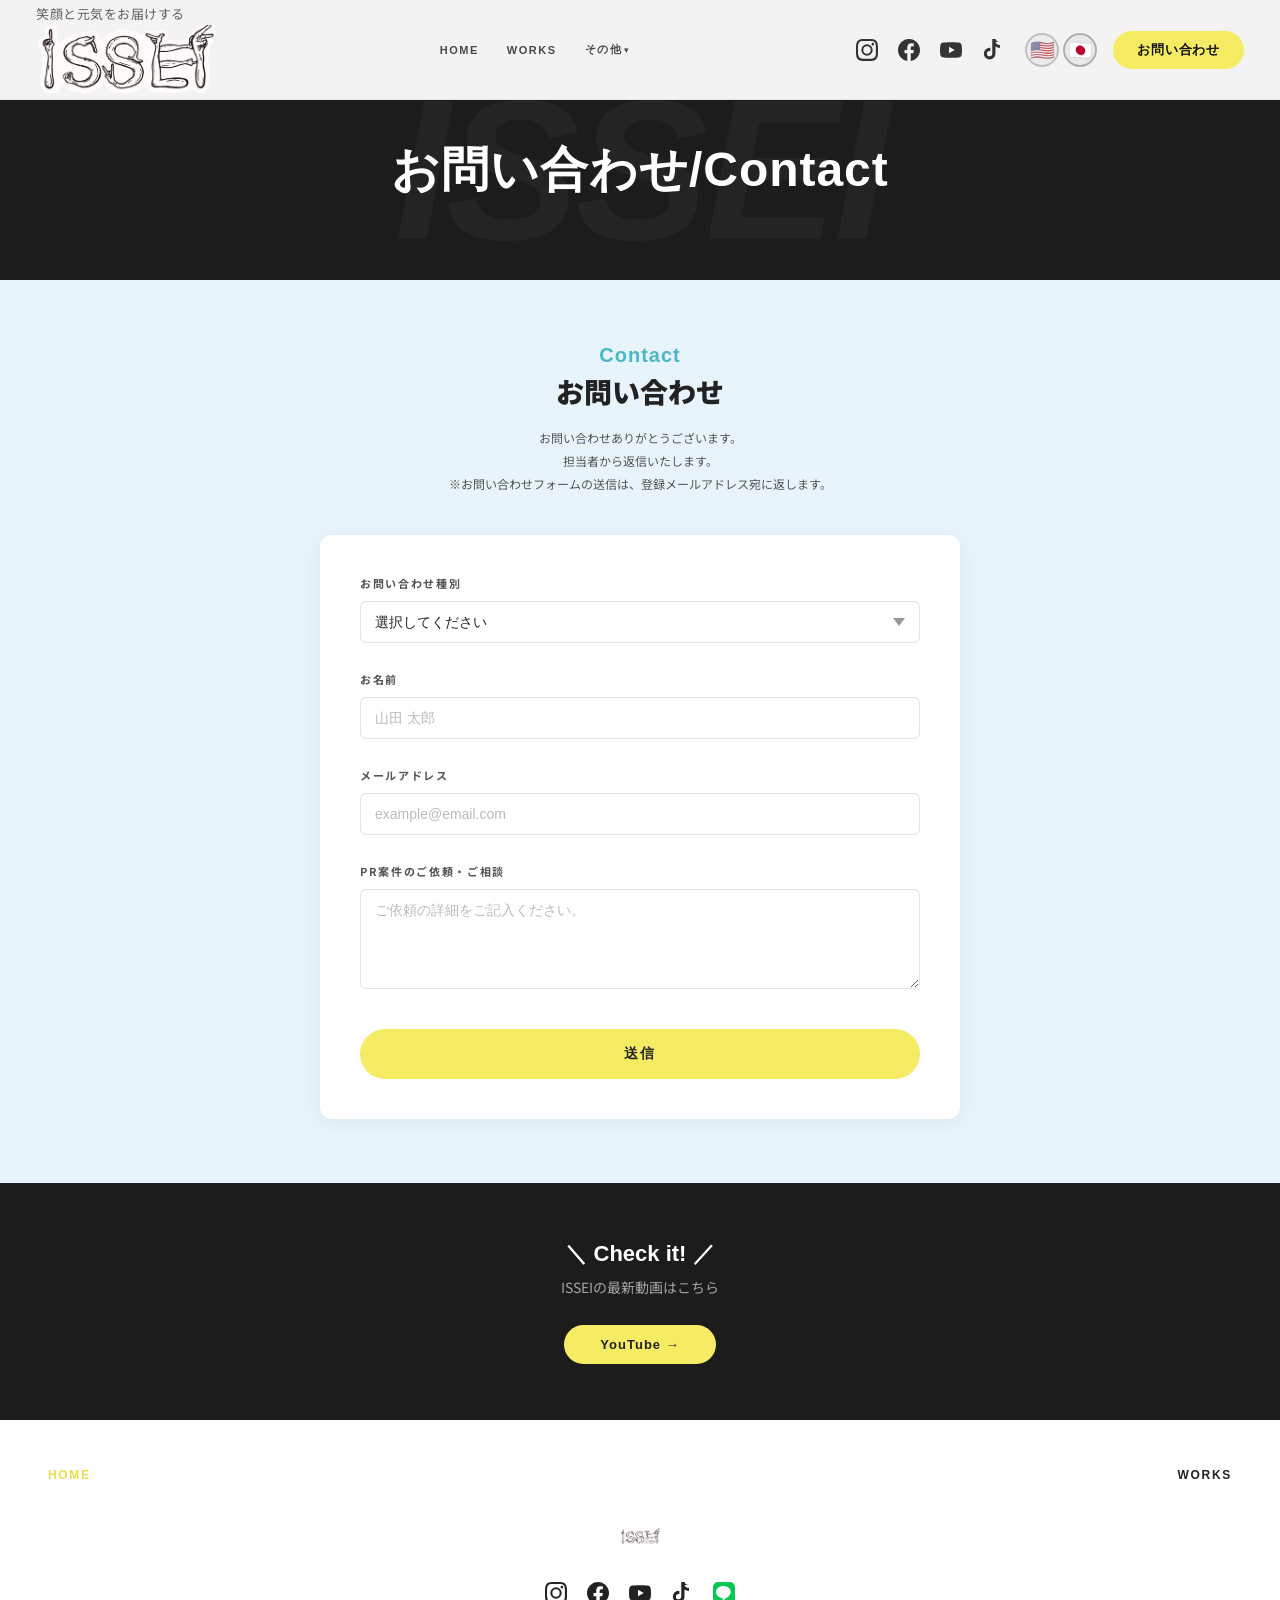
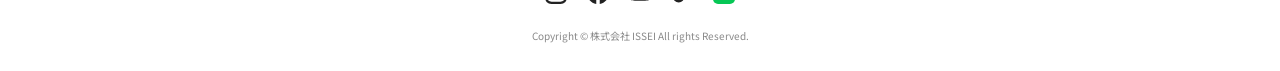
<file: contact.html>
<!DOCTYPE html>
<html lang="ja">
<head>
  <meta charset="UTF-8">
  <meta name="viewport" content="width=device-width, initial-scale=1.0">
  <title>Contact — ISSEI</title>
  <meta name="description" content="ISSEIへのお問い合わせ。PR案件・コラボ依頼はこちらから。">
  <link rel="preconnect" href="https://fonts.googleapis.com">
  <link rel="preconnect" href="https://fonts.gstatic.com" crossorigin>
  <link href="https://fonts.googleapis.com/css2?family=Noto+Sans+JP:wght@400;500;700;900&display=swap" rel="stylesheet">
  <link rel="stylesheet" href="css/style.css">
</head>
<body class="page-article">

  <!-- HEADER -->
  <header>
    <a href="index.html" class="logo-wrap">
      <span class="logo-sub" data-i18n="header.tagline">笑顔と元気をお届けする</span>
      <img src="images/logo-header.png" alt="ISSEI" class="logo-img">
    </a>
    <nav class="header-nav">
      <a href="index.html" data-i18n="nav.home">HOME</a>
      <a href="works.html" data-i18n="nav.works">WORKS</a>
      <div class="nav-more">
        <span class="nav-more-trigger" data-i18n="nav.more">More</span><span class="nav-more-arrow">&#x25BE;</span>
        <div class="nav-dropdown">
          <a href="index.html#profile">Profile</a>
          <a href="index.html#news">News</a>
          <a href="contact.html" data-i18n="nav.contact">Contact</a>
        </div>
      </div>
    </nav>
    <div class="header-right">
      <div class="header-sns">
        <a href="https://www.instagram.com/issei_0806" target="_blank" rel="noopener" aria-label="Instagram">
          <svg viewBox="0 0 24 24"><path d="M12 2.2c3.2 0 3.6 0 4.8.1 3.2.1 4.7 1.7 4.8 4.8.1 1.3.1 1.6.1 4.8 0 3.2 0 3.6-.1 4.8-.1 3.2-1.6 4.7-4.8 4.8-1.3.1-1.6.1-4.8.1-3.2 0-3.6 0-4.8-.1-3.2-.1-4.7-1.7-4.8-4.8C2.2 15.6 2.2 15.3 2.2 12c0-3.2 0-3.6.1-4.8C2.5 3.9 4 2.4 7.2 2.3 8.5 2.2 8.8 2.2 12 2.2zm0-2.2C8.7 0 8.3 0 7.1.1 2.7.3.3 2.7.1 7.1 0 8.3 0 8.7 0 12s0 3.7.1 4.9c.2 4.4 2.6 6.8 7 7C8.3 24 8.7 24 12 24s3.7 0 4.9-.1c4.4-.2 6.8-2.6 7-7 .1-1.2.1-1.6.1-4.9s0-3.7-.1-4.9c-.2-4.4-2.6-6.8-7-7C15.7 0 15.3 0 12 0zm0 5.8a6.2 6.2 0 1 0 0 12.4A6.2 6.2 0 0 0 12 5.8zm0 10.2a4 4 0 1 1 0-8 4 4 0 0 1 0 8zm6.4-11.8a1.4 1.4 0 1 0 0 2.8 1.4 1.4 0 0 0 0-2.8z"/></svg>
        </a>
        <a href="https://www.facebook.com/share/18R8EUJGQv/?mibextid=wwXIfr" target="_blank" rel="noopener" aria-label="Facebook">
          <svg viewBox="0 0 24 24"><path d="M24 12.1C24 5.4 18.6 0 12 0S0 5.4 0 12.1C0 18.1 4.4 23.1 10.1 24v-8.4H7.1v-3.5h3V9.4c0-3 1.8-4.7 4.5-4.7 1.3 0 2.7.2 2.7.2v3h-1.5c-1.5 0-2 .9-2 1.9v2.3h3.4l-.5 3.5h-2.8V24C19.6 23.1 24 18.1 24 12.1z"/></svg>
        </a>
        <a href="https://www.youtube.com/@issei0806" target="_blank" rel="noopener" aria-label="YouTube">
          <svg viewBox="0 0 24 24"><path d="M23.5 6.2a3 3 0 0 0-2.1-2.1C19.5 3.5 12 3.5 12 3.5s-7.5 0-9.4.6A3 3 0 0 0 .5 6.2 31.3 31.3 0 0 0 0 12a31.3 31.3 0 0 0 .5 5.8 3 3 0 0 0 2.1 2.1c1.9.6 9.4.6 9.4.6s7.5 0 9.4-.6a3 3 0 0 0 2.1-2.1A31.3 31.3 0 0 0 24 12a31.3 31.3 0 0 0-.5-5.8zM9.8 15.5V8.5l6.3 3.5-6.3 3.5z"/></svg>
        </a>
        <a href="https://www.tiktok.com/@issei0806" target="_blank" rel="noopener" aria-label="TikTok">
          <svg viewBox="0 0 24 24"><path d="M19.6 3.3A4.9 4.9 0 0 1 14.7 0h-3.5v16.4a2.9 2.9 0 0 1-2.9 2.5 2.9 2.9 0 0 1-2.9-2.9 2.9 2.9 0 0 1 2.9-2.9c.3 0 .5 0 .8.1V9.6a6.4 6.4 0 0 0-.8 0A6.4 6.4 0 0 0 2 16a6.4 6.4 0 0 0 6.4 6.4A6.4 6.4 0 0 0 14.7 16V8.2a8.3 8.3 0 0 0 4.9 1.6V6.4a4.9 4.9 0 0 1-4.9-3.1h4.9z"/></svg>
        </a>
      </div>
      <div class="lang-toggle">
        <button class="lang-btn" data-lang="en">🇺🇸</button>
        <button class="lang-btn" data-lang="ja">🇯🇵</button>
      </div>
      <a href="contact.html" class="btn-contact active" data-i18n="nav.contact">Contact Us</a>
      <button class="hamburger" aria-label="メニューを開く" aria-expanded="false">
        <span></span><span></span><span></span>
      </button>
    </div>
  </header>
  <div class="nav-drawer-overlay"></div>
  <nav class="nav-drawer" aria-hidden="true">
    <a href="index.html">HOME</a>
    <a href="works.html">WORKS</a>
    <a href="index.html#profile">Profile</a>
    <a href="index.html#news">News</a>
    <a href="contact.html">Contact</a>
    <div class="drawer-lang">
      <button class="lang-btn" data-lang="en">🇺🇸 EN</button>
      <button class="lang-btn" data-lang="ja">🇯🇵 JA</button>
    </div>
  </nav>

  <!-- DARK HERO with ISSEI watermark -->
  <div class="contact-hero">
    <div class="contact-hero-bg-text">ISSEI</div>
    <div class="contact-hero-title">
      <h1 data-i18n="contact.hero.title">お問い合わせ/Contact</h1>
    </div>
  </div>

  <!-- FORM SECTION -->
  <section class="contact-form-section">
    <div class="contact-form-inner">
      <div class="contact-form-head">
        <div class="sub" data-i18n="contact.form.sub">Contact</div>
        <h2 data-i18n="contact.form.h2">お問い合わせ</h2>
        <p data-i18n="contact.form.intro">Thank you for your inquiry.<br>A representative will reply to you shortly.<br>Please note that replies to inquiries will be sent to your registered email address.<br><br>お問い合わせありがとうございます。<br>担当者から返信いたします。<br>※お問い合わせフォームの送信は、登録メールアドレス宛に返します。</p>
      </div>

      <div class="form-card">
        <form id="contact-form" name="contact" data-netlify="true">
          <input type="hidden" name="form-name" value="contact">
          <div class="form-row">
            <label for="type" data-i18n="form.type.label">Inquiry details（お問い合わせ内容）</label>
            <select id="type" name="type" required>
              <option value="" data-i18n-opt="form.type.placeholder">選択してください</option>
              <option value="pr" data-i18n-opt="form.type.pr">Request for PR collaboration / PR案件のご依頼</option>
              <option value="other" data-i18n-opt="form.type.other">Other / その他</option>
            </select>
          </div>
          <div class="form-row">
            <label for="name" data-i18n="form.name.label">Name（名前）</label>
            <input type="text" id="name" name="name" required data-i18n="form.name.placeholder" placeholder="山田 太郎 / お名前を入力">
          </div>
          <div class="form-row">
            <label for="email" data-i18n="form.email.label">Email Address（メールアドレス）</label>
            <input type="email" id="email" name="email" required placeholder="example@email.com">
          </div>
          <div class="form-row">
            <label for="message" data-i18n="form.msg.label">PR Inquiries &amp; Requests（PR案件のご依頼・ご相談）</label>
            <textarea id="message" name="message" required data-i18n="form.msg.placeholder" placeholder="ご依頼の詳細をご記入ください。"></textarea>
          </div>
          <button type="submit" class="btn-send" data-i18n="form.submit">SEND 送信</button>
        </form>
      </div>
    </div>
  </section>

  <!-- CHECK IT CTA -->
  <section class="cta-section">
    <p class="cta-check">＼ Check it! ／</p>
    <p class="cta-text">ISSEIの最新動画はこちら</p>
    <a href="https://www.youtube.com/@issei0806" target="_blank" rel="noopener" class="btn-cta">YouTube →</a>
  </section>

  <!-- FOOTER -->
  <footer>
    <div class="footer-row">
      <a href="index.html" class="footer-row-home" data-i18n="nav.home">HOME</a>
      <a href="works.html" class="footer-row-works" data-i18n="nav.works">WORKS</a>
    </div>
    <div class="footer-logo-text"><img src="images/logo.png" alt="ISSEI"></div>
    <div class="footer-sns">
      <a href="https://www.instagram.com/issei_0806" target="_blank" rel="noopener" aria-label="Instagram">
        <svg viewBox="0 0 24 24"><path d="M12 2.2c3.2 0 3.6 0 4.8.1 3.2.1 4.7 1.7 4.8 4.8.1 1.3.1 1.6.1 4.8 0 3.2 0 3.6-.1 4.8-.1 3.2-1.6 4.7-4.8 4.8-1.3.1-1.6.1-4.8.1-3.2 0-3.6 0-4.8-.1-3.2-.1-4.7-1.7-4.8-4.8C2.2 15.6 2.2 15.3 2.2 12c0-3.2 0-3.6.1-4.8C2.5 3.9 4 2.4 7.2 2.3 8.5 2.2 8.8 2.2 12 2.2zm0-2.2C8.7 0 8.3 0 7.1.1 2.7.3.3 2.7.1 7.1 0 8.3 0 8.7 0 12s0 3.7.1 4.9c.2 4.4 2.6 6.8 7 7C8.3 24 8.7 24 12 24s3.7 0 4.9-.1c4.4-.2 6.8-2.6 7-7 .1-1.2.1-1.6.1-4.9s0-3.7-.1-4.9c-.2-4.4-2.6-6.8-7-7C15.7 0 15.3 0 12 0zm0 5.8a6.2 6.2 0 1 0 0 12.4A6.2 6.2 0 0 0 12 5.8zm0 10.2a4 4 0 1 1 0-8 4 4 0 0 1 0 8zm6.4-11.8a1.4 1.4 0 1 0 0 2.8 1.4 1.4 0 0 0 0-2.8z"/></svg>
      </a>
      <a href="https://www.facebook.com/issei0806official" target="_blank" rel="noopener" aria-label="Facebook">
        <svg viewBox="0 0 24 24"><path d="M24 12.1C24 5.4 18.6 0 12 0S0 5.4 0 12.1C0 18.1 4.4 23.1 10.1 24v-8.4H7.1v-3.5h3V9.4c0-3 1.8-4.7 4.5-4.7 1.3 0 2.7.2 2.7.2v3h-1.5c-1.5 0-2 .9-2 1.9v2.3h3.4l-.5 3.5h-2.8V24C19.6 23.1 24 18.1 24 12.1z"/></svg>
      </a>
      <a href="https://www.youtube.com/@issei0806" target="_blank" rel="noopener" aria-label="YouTube">
        <svg viewBox="0 0 24 24"><path d="M23.5 6.2a3 3 0 0 0-2.1-2.1C19.5 3.5 12 3.5 12 3.5s-7.5 0-9.4.6A3 3 0 0 0 .5 6.2 31.3 31.3 0 0 0 0 12a31.3 31.3 0 0 0 .5 5.8 3 3 0 0 0 2.1 2.1c1.9.6 9.4.6 9.4.6s7.5 0 9.4-.6a3 3 0 0 0 2.1-2.1A31.3 31.3 0 0 0 24 12a31.3 31.3 0 0 0-.5-5.8zM9.8 15.5V8.5l6.3 3.5-6.3 3.5z"/></svg>
      </a>
      <a href="https://www.tiktok.com/@issei0806" target="_blank" rel="noopener" aria-label="TikTok">
        <svg viewBox="0 0 24 24"><path d="M19.6 3.3A4.9 4.9 0 0 1 14.7 0h-3.5v16.4a2.9 2.9 0 0 1-2.9 2.5 2.9 2.9 0 0 1-2.9-2.9 2.9 2.9 0 0 1 2.9-2.9c.3 0 .5 0 .8.1V9.6a6.4 6.4 0 0 0-.8 0A6.4 6.4 0 0 0 2 16a6.4 6.4 0 0 0 6.4 6.4A6.4 6.4 0 0 0 14.7 16V8.2a8.3 8.3 0 0 0 4.9 1.6V6.4a4.9 4.9 0 0 1-4.9-3.1h4.9z"/></svg>
      </a>
      <a href="https://linevoom.line.me/user/_dQAHLAu3z79X39ZBWgqr4kYaA-B5Mnfyq2qL_Vg" target="_blank" rel="noopener" aria-label="LINE VOOM">
        <svg viewBox="0 0 24 24" xmlns="http://www.w3.org/2000/svg"><rect width="24" height="24" rx="5.5" fill="#06C755"/><path d="M19.4 10.9c0-3.6-3.6-6.5-8.1-6.5S3.2 7.3 3.2 10.9c0 3.2 2.9 5.9 6.7 6.5.3.1.6.2.7.4.1.2.1.5 0 .7l-.1.7c0 .2-.2.8.7.4.9-.4 4.7-2.7 6.4-4.7 1-1.1 1.8-2.6 1.8-4z" fill="#fff"/></svg>
      </a>
    </div>
    <p class="footer-copy" data-i18n="footer.copy">Copyright © 株式会社 ISSEI All rights Reserved.</p>
  </footer>

  <div class="toast"></div>

  <script src="js/main.js"></script>
</body>
</html>
</file>
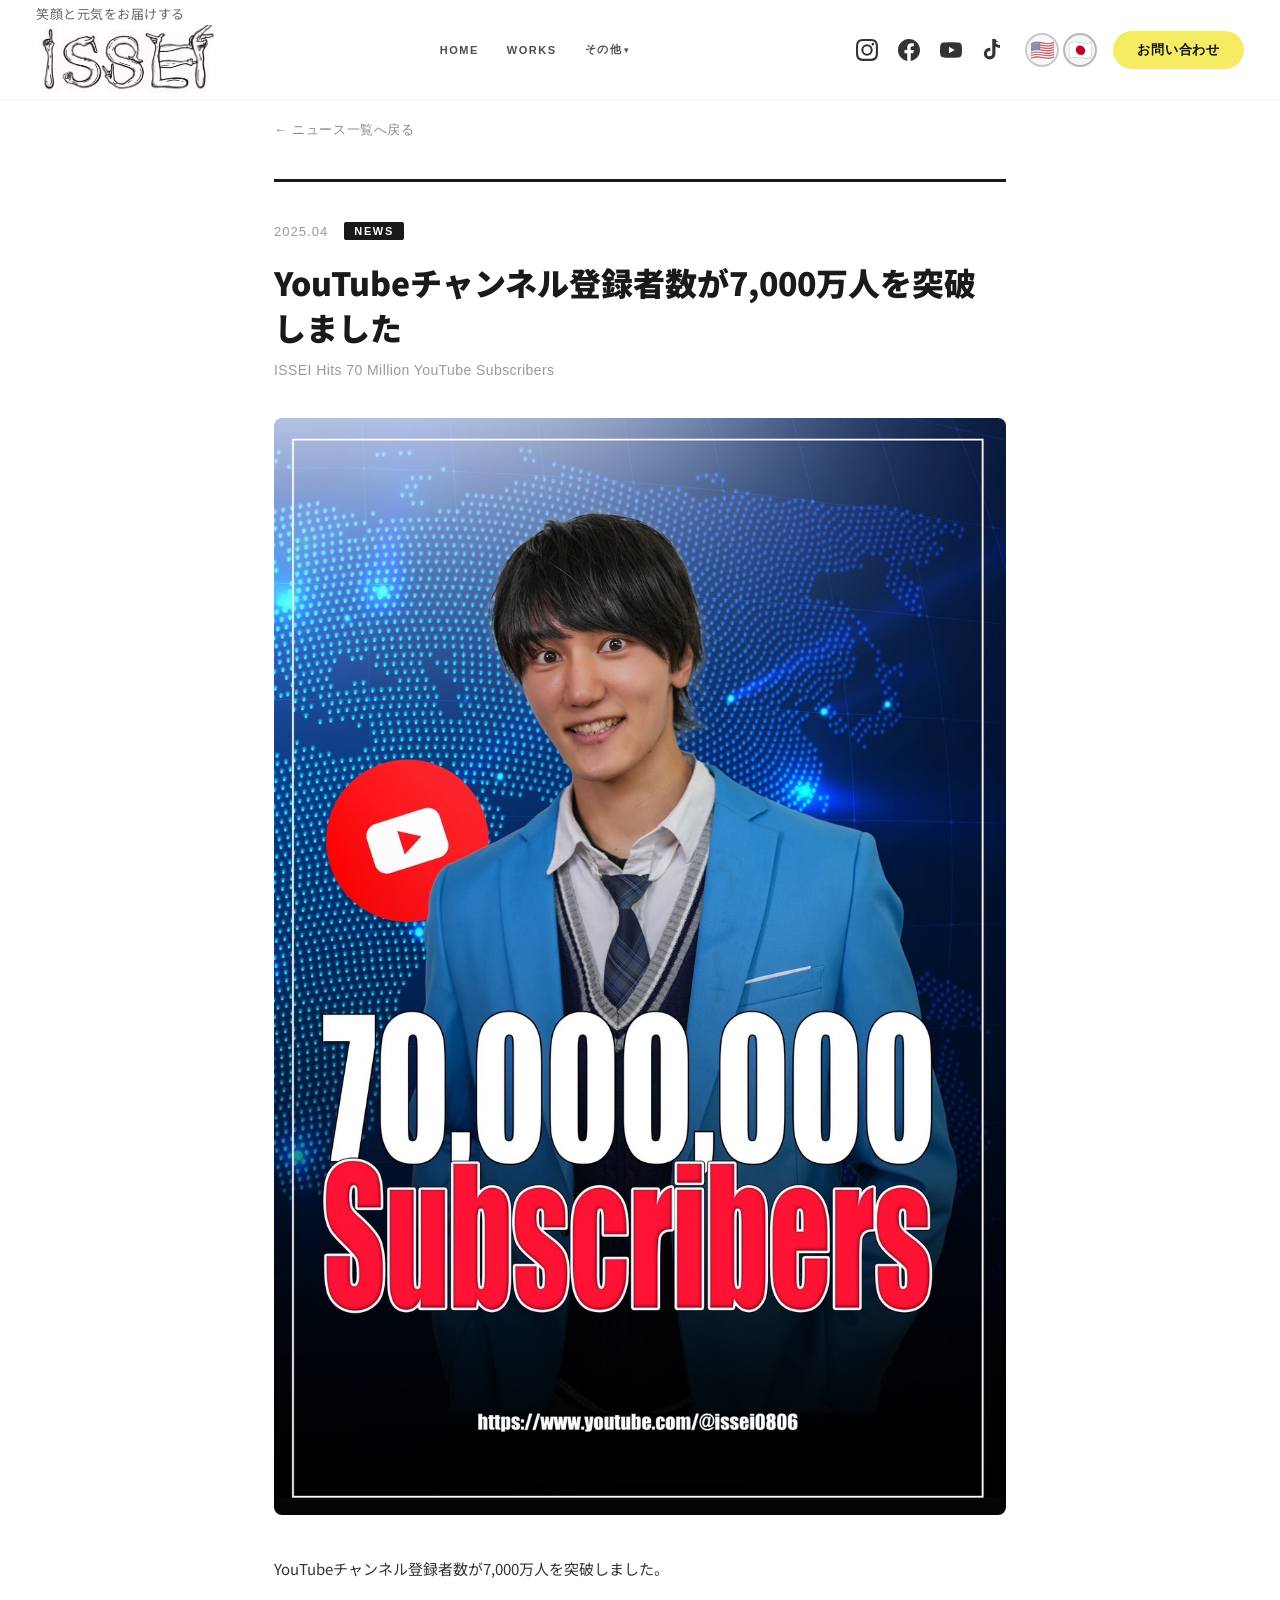
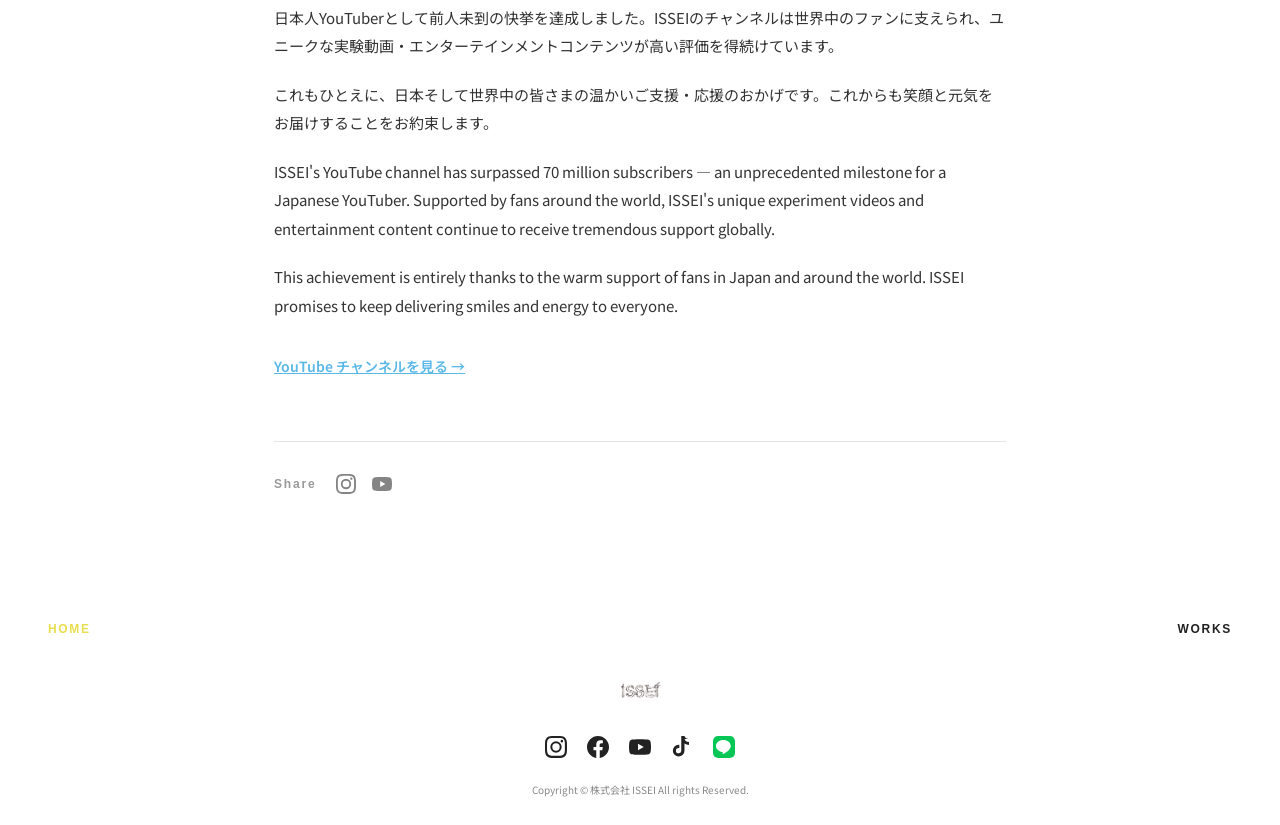
<file: news1.html>
<!DOCTYPE html>
<html lang="ja">
<head>
  <meta charset="UTF-8">
  <meta name="viewport" content="width=device-width, initial-scale=1.0">
  <title>YouTubeチャンネル登録者数が7,000万人を突破しました — ISSEI</title>
  <link rel="preconnect" href="https://fonts.googleapis.com">
  <link rel="preconnect" href="https://fonts.gstatic.com" crossorigin>
  <link href="https://fonts.googleapis.com/css2?family=Noto+Sans+JP:wght@400;500;700;900&display=swap" rel="stylesheet">
  <link rel="stylesheet" href="css/style.css">
  <link rel="stylesheet" href="css/article.css">
</head>
<body class="page-article">

  <!-- HEADER -->
  <header>
    <a href="index.html" class="logo-wrap">
      <span class="logo-sub" data-i18n="header.tagline">笑顔と元気をお届けする</span>
      <img src="images/logo-header.png" alt="ISSEI" class="logo-img">
    </a>
    <nav class="header-nav">
      <a href="index.html" data-i18n="nav.home">HOME</a>
      <a href="works.html" data-i18n="nav.works">WORKS</a>
      <div class="nav-more">
        <span class="nav-more-trigger" data-i18n="nav.more">More</span><span class="nav-more-arrow">&#x25BE;</span>
        <div class="nav-dropdown">
          <a href="index.html#profile">Profile</a>
          <a href="index.html#news">News</a>
          <a href="contact.html" data-i18n="nav.contact">Contact</a>
        </div>
      </div>
    </nav>
    <div class="header-right">
      <div class="header-sns">
        <a href="https://www.instagram.com/issei_0806" target="_blank" rel="noopener" aria-label="Instagram">
          <svg viewBox="0 0 24 24"><path d="M12 2.2c3.2 0 3.6 0 4.8.1 3.2.1 4.7 1.7 4.8 4.8.1 1.3.1 1.6.1 4.8 0 3.2 0 3.6-.1 4.8-.1 3.2-1.6 4.7-4.8 4.8-1.3.1-1.6.1-4.8.1-3.2 0-3.6 0-4.8-.1-3.2-.1-4.7-1.7-4.8-4.8C2.2 15.6 2.2 15.3 2.2 12c0-3.2 0-3.6.1-4.8C2.5 3.9 4 2.4 7.2 2.3 8.5 2.2 8.8 2.2 12 2.2zm0-2.2C8.7 0 8.3 0 7.1.1 2.7.3.3 2.7.1 7.1 0 8.3 0 8.7 0 12s0 3.7.1 4.9c.2 4.4 2.6 6.8 7 7C8.3 24 8.7 24 12 24s3.7 0 4.9-.1c4.4-.2 6.8-2.6 7-7 .1-1.2.1-1.6.1-4.9s0-3.7-.1-4.9c-.2-4.4-2.6-6.8-7-7C15.7 0 15.3 0 12 0zm0 5.8a6.2 6.2 0 1 0 0 12.4A6.2 6.2 0 0 0 12 5.8zm0 10.2a4 4 0 1 1 0-8 4 4 0 0 1 0 8zm6.4-11.8a1.4 1.4 0 1 0 0 2.8 1.4 1.4 0 0 0 0-2.8z"/></svg>
        </a>
        <a href="https://www.facebook.com/share/18R8EUJGQv/?mibextid=wwXIfr" target="_blank" rel="noopener" aria-label="Facebook">
          <svg viewBox="0 0 24 24"><path d="M24 12.1C24 5.4 18.6 0 12 0S0 5.4 0 12.1C0 18.1 4.4 23.1 10.1 24v-8.4H7.1v-3.5h3V9.4c0-3 1.8-4.7 4.5-4.7 1.3 0 2.7.2 2.7.2v3h-1.5c-1.5 0-2 .9-2 1.9v2.3h3.4l-.5 3.5h-2.8V24C19.6 23.1 24 18.1 24 12.1z"/></svg>
        </a>
        <a href="https://www.youtube.com/@issei0806" target="_blank" rel="noopener" aria-label="YouTube">
          <svg viewBox="0 0 24 24"><path d="M23.5 6.2a3 3 0 0 0-2.1-2.1C19.5 3.5 12 3.5 12 3.5s-7.5 0-9.4.6A3 3 0 0 0 .5 6.2 31.3 31.3 0 0 0 0 12a31.3 31.3 0 0 0 .5 5.8 3 3 0 0 0 2.1 2.1c1.9.6 9.4.6 9.4.6s7.5 0 9.4-.6a3 3 0 0 0 2.1-2.1A31.3 31.3 0 0 0 24 12a31.3 31.3 0 0 0-.5-5.8zM9.8 15.5V8.5l6.3 3.5-6.3 3.5z"/></svg>
        </a>
        <a href="https://www.tiktok.com/@issei0806" target="_blank" rel="noopener" aria-label="TikTok">
          <svg viewBox="0 0 24 24"><path d="M19.6 3.3A4.9 4.9 0 0 1 14.7 0h-3.5v16.4a2.9 2.9 0 0 1-2.9 2.5 2.9 2.9 0 0 1-2.9-2.9 2.9 2.9 0 0 1 2.9-2.9c.3 0 .5 0 .8.1V9.6a6.4 6.4 0 0 0-.8 0A6.4 6.4 0 0 0 2 16a6.4 6.4 0 0 0 6.4 6.4A6.4 6.4 0 0 0 14.7 16V8.2a8.3 8.3 0 0 0 4.9 1.6V6.4a4.9 4.9 0 0 1-4.9-3.1h4.9z"/></svg>
        </a>
      </div>
      <div class="lang-toggle">
        <button class="lang-btn" data-lang="en">🇺🇸</button>
        <button class="lang-btn" data-lang="ja">🇯🇵</button>
      </div>
      <a href="contact.html" class="btn-contact" data-i18n="nav.contact">Contact Us</a>
      <button class="hamburger" aria-label="メニューを開く" aria-expanded="false">
        <span></span><span></span><span></span>
      </button>
    </div>
  </header>
  <div class="nav-drawer-overlay"></div>
  <nav class="nav-drawer" aria-hidden="true">
    <a href="index.html">HOME</a>
    <a href="works.html">WORKS</a>
    <a href="index.html#profile">Profile</a>
    <a href="index.html#news">News</a>
    <a href="contact.html">Contact</a>
    <div class="drawer-lang">
      <button class="lang-btn" data-lang="en">🇺🇸 EN</button>
      <button class="lang-btn" data-lang="ja">🇯🇵 JA</button>
    </div>
  </nav>

  <!-- ARTICLE -->
  <main class="article-main">
    <div class="article-container">
      <a href="index.html#news" class="article-back">← ニュース一覧へ戻る</a>

      <article class="article-body">
        <div class="article-meta">
          <span class="article-date">2025.04</span>
          <span class="article-category">NEWS</span>
        </div>
        <h1 class="article-title">YouTubeチャンネル登録者数が7,000万人を突破しました</h1>
        <p class="article-title-en">ISSEI Hits 70 Million YouTube Subscribers</p>

        <div class="article-thumb">
          <img src="images/profile.jpg" alt="ISSEI YouTube 7000万人突破">
        </div>

        <div class="article-content">
          <p>YouTubeチャンネル登録者数が7,000万人を突破しました。</p>
          <p>日本人YouTuberとして前人未到の快挙を達成しました。ISSEIのチャンネルは世界中のファンに支えられ、ユニークな実験動画・エンターテインメントコンテンツが高い評価を得続けています。</p>
          <p>これもひとえに、日本そして世界中の皆さまの温かいご支援・応援のおかげです。これからも笑顔と元気をお届けすることをお約束します。</p>
          <p>ISSEI's YouTube channel has surpassed 70 million subscribers — an unprecedented milestone for a Japanese YouTuber. Supported by fans around the world, ISSEI's unique experiment videos and entertainment content continue to receive tremendous support globally.</p>
          <p>This achievement is entirely thanks to the warm support of fans in Japan and around the world. ISSEI promises to keep delivering smiles and energy to everyone.</p>
          <p class="article-link-row">
            <a href="https://www.youtube.com/@issei0806" target="_blank" rel="noopener" class="article-ext-link">YouTube チャンネルを見る →</a>
          </p>
        </div>
      </article>

      <div class="article-share">
        <p>Share</p>
        <div class="article-share-icons">
          <a href="https://www.instagram.com/issei_0806" target="_blank" rel="noopener" aria-label="Instagram">
            <svg viewBox="0 0 24 24" fill="#333" width="20" height="20"><path d="M12 2.2c3.2 0 3.6 0 4.8.1 3.2.1 4.7 1.7 4.8 4.8.1 1.3.1 1.6.1 4.8 0 3.2 0 3.6-.1 4.8-.1 3.2-1.6 4.7-4.8 4.8-1.3.1-1.6.1-4.8.1-3.2 0-3.6 0-4.8-.1-3.2-.1-4.7-1.7-4.8-4.8C2.2 15.6 2.2 15.3 2.2 12c0-3.2 0-3.6.1-4.8C2.5 3.9 4 2.4 7.2 2.3 8.5 2.2 8.8 2.2 12 2.2zm0-2.2C8.7 0 8.3 0 7.1.1 2.7.3.3 2.7.1 7.1 0 8.3 0 8.7 0 12s0 3.7.1 4.9c.2 4.4 2.6 6.8 7 7C8.3 24 8.7 24 12 24s3.7 0 4.9-.1c4.4-.2 6.8-2.6 7-7 .1-1.2.1-1.6.1-4.9s0-3.7-.1-4.9c-.2-4.4-2.6-6.8-7-7C15.7 0 15.3 0 12 0zm0 5.8a6.2 6.2 0 1 0 0 12.4A6.2 6.2 0 0 0 12 5.8zm0 10.2a4 4 0 1 1 0-8 4 4 0 0 1 0 8zm6.4-11.8a1.4 1.4 0 1 0 0 2.8 1.4 1.4 0 0 0 0-2.8z"/></svg>
          </a>
          <a href="https://www.youtube.com/@issei0806" target="_blank" rel="noopener" aria-label="YouTube">
            <svg viewBox="0 0 24 24" fill="#333" width="20" height="20"><path d="M23.5 6.2a3 3 0 0 0-2.1-2.1C19.5 3.5 12 3.5 12 3.5s-7.5 0-9.4.6A3 3 0 0 0 .5 6.2 31.3 31.3 0 0 0 0 12a31.3 31.3 0 0 0 .5 5.8 3 3 0 0 0 2.1 2.1c1.9.6 9.4.6 9.4.6s7.5 0 9.4-.6a3 3 0 0 0 2.1-2.1A31.3 31.3 0 0 0 24 12a31.3 31.3 0 0 0-.5-5.8zM9.8 15.5V8.5l6.3 3.5-6.3 3.5z"/></svg>
          </a>
        </div>
      </div>
    </div>
  </main>

  <!-- FOOTER -->
  <footer>
    <div class="footer-row">
      <a href="index.html" class="footer-row-home" data-i18n="nav.home">HOME</a>
      <a href="works.html" class="footer-row-works" data-i18n="nav.works">WORKS</a>
    </div>
    <div class="footer-logo-text"><img src="images/logo.png" alt="ISSEI"></div>
    <div class="footer-sns">
      <a href="https://www.instagram.com/issei_0806" target="_blank" rel="noopener" aria-label="Instagram">
        <svg viewBox="0 0 24 24"><path d="M12 2.2c3.2 0 3.6 0 4.8.1 3.2.1 4.7 1.7 4.8 4.8.1 1.3.1 1.6.1 4.8 0 3.2 0 3.6-.1 4.8-.1 3.2-1.6 4.7-4.8 4.8-1.3.1-1.6.1-4.8.1-3.2 0-3.6 0-4.8-.1-3.2-.1-4.7-1.7-4.8-4.8C2.2 15.6 2.2 15.3 2.2 12c0-3.2 0-3.6.1-4.8C2.5 3.9 4 2.4 7.2 2.3 8.5 2.2 8.8 2.2 12 2.2zm0-2.2C8.7 0 8.3 0 7.1.1 2.7.3.3 2.7.1 7.1 0 8.3 0 8.7 0 12s0 3.7.1 4.9c.2 4.4 2.6 6.8 7 7C8.3 24 8.7 24 12 24s3.7 0 4.9-.1c4.4-.2 6.8-2.6 7-7 .1-1.2.1-1.6.1-4.9s0-3.7-.1-4.9c-.2-4.4-2.6-6.8-7-7C15.7 0 15.3 0 12 0zm0 5.8a6.2 6.2 0 1 0 0 12.4A6.2 6.2 0 0 0 12 5.8zm0 10.2a4 4 0 1 1 0-8 4 4 0 0 1 0 8zm6.4-11.8a1.4 1.4 0 1 0 0 2.8 1.4 1.4 0 0 0 0-2.8z"/></svg>
      </a>
      <a href="https://www.facebook.com/issei0806official" target="_blank" rel="noopener" aria-label="Facebook">
        <svg viewBox="0 0 24 24"><path d="M24 12.1C24 5.4 18.6 0 12 0S0 5.4 0 12.1C0 18.1 4.4 23.1 10.1 24v-8.4H7.1v-3.5h3V9.4c0-3 1.8-4.7 4.5-4.7 1.3 0 2.7.2 2.7.2v3h-1.5c-1.5 0-2 .9-2 1.9v2.3h3.4l-.5 3.5h-2.8V24C19.6 23.1 24 18.1 24 12.1z"/></svg>
      </a>
      <a href="https://www.youtube.com/@issei0806" target="_blank" rel="noopener" aria-label="YouTube">
        <svg viewBox="0 0 24 24"><path d="M23.5 6.2a3 3 0 0 0-2.1-2.1C19.5 3.5 12 3.5 12 3.5s-7.5 0-9.4.6A3 3 0 0 0 .5 6.2 31.3 31.3 0 0 0 0 12a31.3 31.3 0 0 0 .5 5.8 3 3 0 0 0 2.1 2.1c1.9.6 9.4.6 9.4.6s7.5 0 9.4-.6a3 3 0 0 0 2.1-2.1A31.3 31.3 0 0 0 24 12a31.3 31.3 0 0 0-.5-5.8zM9.8 15.5V8.5l6.3 3.5-6.3 3.5z"/></svg>
      </a>
      <a href="https://www.tiktok.com/@issei0806" target="_blank" rel="noopener" aria-label="TikTok">
        <svg viewBox="0 0 24 24"><path d="M19.6 3.3A4.9 4.9 0 0 1 14.7 0h-3.5v16.4a2.9 2.9 0 0 1-2.9 2.5 2.9 2.9 0 0 1-2.9-2.9 2.9 2.9 0 0 1 2.9-2.9c.3 0 .5 0 .8.1V9.6a6.4 6.4 0 0 0-.8 0A6.4 6.4 0 0 0 2 16a6.4 6.4 0 0 0 6.4 6.4A6.4 6.4 0 0 0 14.7 16V8.2a8.3 8.3 0 0 0 4.9 1.6V6.4a4.9 4.9 0 0 1-4.9-3.1h4.9z"/></svg>
      </a>
      <a href="https://linevoom.line.me/user/_dQAHLAu3z79X39ZBWgqr4kYaA-B5Mnfyq2qL_Vg" target="_blank" rel="noopener" aria-label="LINE VOOM">
        <svg viewBox="0 0 24 24" xmlns="http://www.w3.org/2000/svg"><rect width="24" height="24" rx="5.5" fill="#06C755"/><path d="M19.4 10.9c0-3.6-3.6-6.5-8.1-6.5S3.2 7.3 3.2 10.9c0 3.2 2.9 5.9 6.7 6.5.3.1.6.2.7.4.1.2.1.5 0 .7l-.1.7c0 .2-.2.8.7.4.9-.4 4.7-2.7 6.4-4.7 1-1.1 1.8-2.6 1.8-4z" fill="#fff"/></svg>
      </a>
    </div>
    <p class="footer-copy" data-i18n="footer.copy">Copyright © 株式会社 ISSEI All rights Reserved.</p>
  </footer>

  <script src="js/main.js"></script>
</body>
</html>
</file>
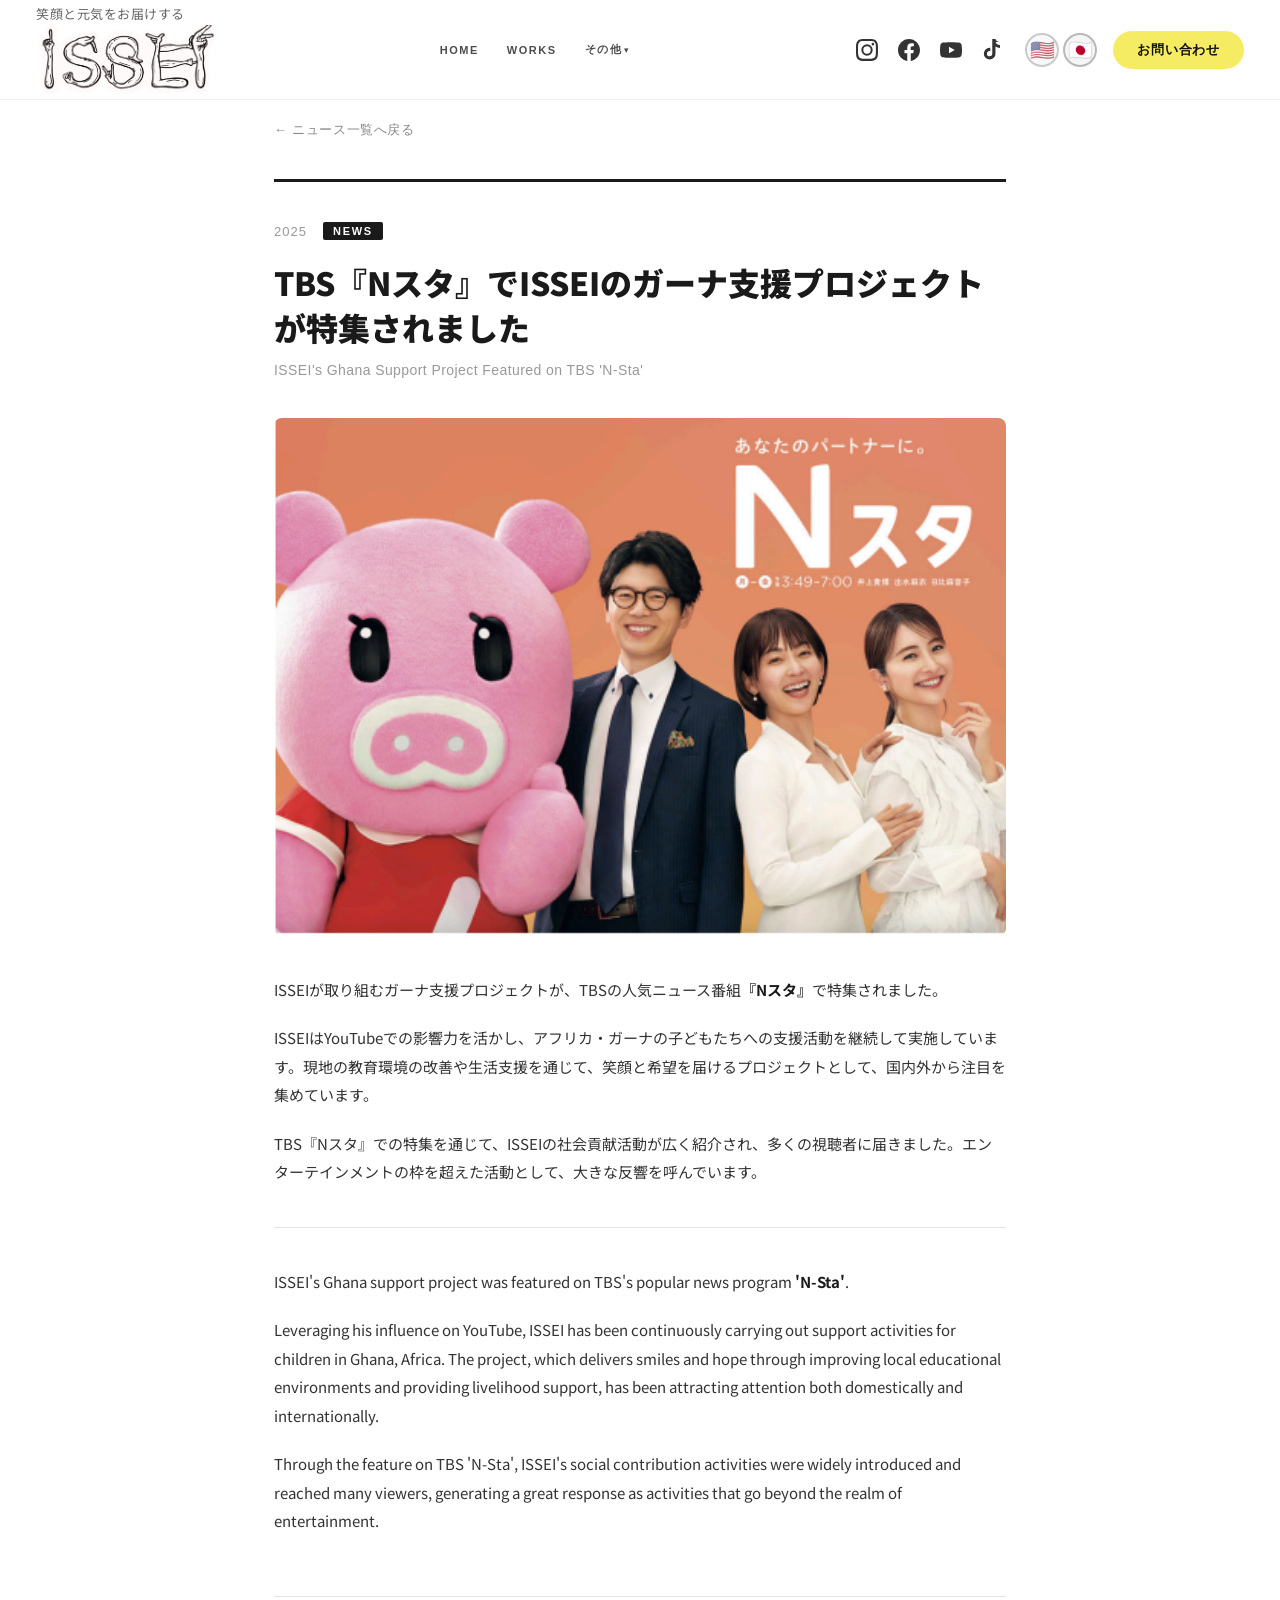
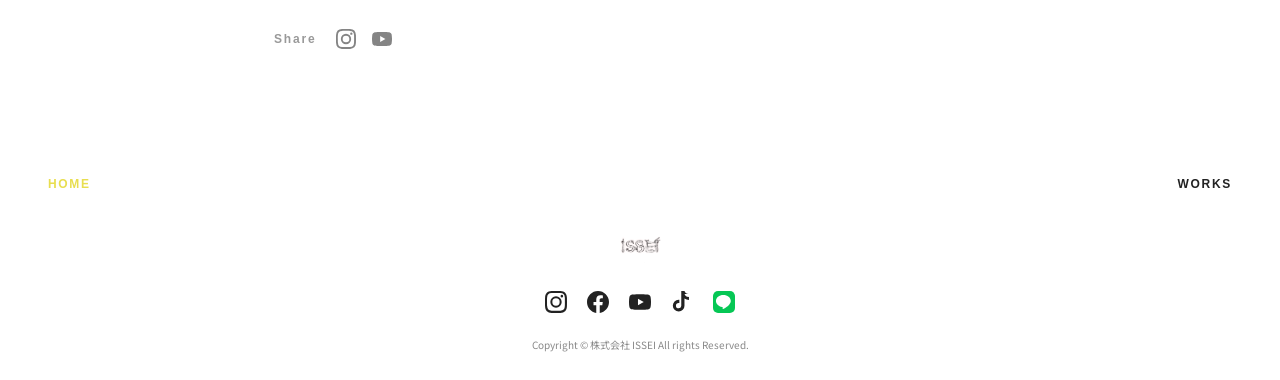
<file: news4.html>
<!DOCTYPE html>
<html lang="ja">
<head>
  <meta charset="UTF-8">
  <meta name="viewport" content="width=device-width, initial-scale=1.0">
  <title>ガーナ支援プロジェクト、TBS「Nスタ」で紹介 — ISSEI</title>
  <link rel="preconnect" href="https://fonts.googleapis.com">
  <link rel="preconnect" href="https://fonts.gstatic.com" crossorigin>
  <link href="https://fonts.googleapis.com/css2?family=Noto+Sans+JP:wght@400;500;700;900&display=swap" rel="stylesheet">
  <link rel="stylesheet" href="css/style.css">
  <link rel="stylesheet" href="css/article.css">
</head>
<body class="page-article">

  <!-- HEADER -->
  <header>
    <a href="index.html" class="logo-wrap">
      <span class="logo-sub" data-i18n="header.tagline">笑顔と元気をお届けする</span>
      <img src="images/logo-header.png" alt="ISSEI" class="logo-img">
    </a>
    <nav class="header-nav">
      <a href="index.html" data-i18n="nav.home">HOME</a>
      <a href="works.html" data-i18n="nav.works">WORKS</a>
      <div class="nav-more">
        <span class="nav-more-trigger" data-i18n="nav.more">More</span><span class="nav-more-arrow">&#x25BE;</span>
        <div class="nav-dropdown">
          <a href="index.html#profile">Profile</a>
          <a href="index.html#news">News</a>
          <a href="contact.html" data-i18n="nav.contact">Contact</a>
        </div>
      </div>
    </nav>
    <div class="header-right">
      <div class="header-sns">
        <a href="https://www.instagram.com/issei_0806" target="_blank" rel="noopener" aria-label="Instagram">
          <svg viewBox="0 0 24 24"><path d="M12 2.2c3.2 0 3.6 0 4.8.1 3.2.1 4.7 1.7 4.8 4.8.1 1.3.1 1.6.1 4.8 0 3.2 0 3.6-.1 4.8-.1 3.2-1.6 4.7-4.8 4.8-1.3.1-1.6.1-4.8.1-3.2 0-3.6 0-4.8-.1-3.2-.1-4.7-1.7-4.8-4.8C2.2 15.6 2.2 15.3 2.2 12c0-3.2 0-3.6.1-4.8C2.5 3.9 4 2.4 7.2 2.3 8.5 2.2 8.8 2.2 12 2.2zm0-2.2C8.7 0 8.3 0 7.1.1 2.7.3.3 2.7.1 7.1 0 8.3 0 8.7 0 12s0 3.7.1 4.9c.2 4.4 2.6 6.8 7 7C8.3 24 8.7 24 12 24s3.7 0 4.9-.1c4.4-.2 6.8-2.6 7-7 .1-1.2.1-1.6.1-4.9s0-3.7-.1-4.9c-.2-4.4-2.6-6.8-7-7C15.7 0 15.3 0 12 0zm0 5.8a6.2 6.2 0 1 0 0 12.4A6.2 6.2 0 0 0 12 5.8zm0 10.2a4 4 0 1 1 0-8 4 4 0 0 1 0 8zm6.4-11.8a1.4 1.4 0 1 0 0 2.8 1.4 1.4 0 0 0 0-2.8z"/></svg>
        </a>
        <a href="https://www.facebook.com/share/18R8EUJGQv/?mibextid=wwXIfr" target="_blank" rel="noopener" aria-label="Facebook">
          <svg viewBox="0 0 24 24"><path d="M24 12.1C24 5.4 18.6 0 12 0S0 5.4 0 12.1C0 18.1 4.4 23.1 10.1 24v-8.4H7.1v-3.5h3V9.4c0-3 1.8-4.7 4.5-4.7 1.3 0 2.7.2 2.7.2v3h-1.5c-1.5 0-2 .9-2 1.9v2.3h3.4l-.5 3.5h-2.8V24C19.6 23.1 24 18.1 24 12.1z"/></svg>
        </a>
        <a href="https://www.youtube.com/@issei0806" target="_blank" rel="noopener" aria-label="YouTube">
          <svg viewBox="0 0 24 24"><path d="M23.5 6.2a3 3 0 0 0-2.1-2.1C19.5 3.5 12 3.5 12 3.5s-7.5 0-9.4.6A3 3 0 0 0 .5 6.2 31.3 31.3 0 0 0 0 12a31.3 31.3 0 0 0 .5 5.8 3 3 0 0 0 2.1 2.1c1.9.6 9.4.6 9.4.6s7.5 0 9.4-.6a3 3 0 0 0 2.1-2.1A31.3 31.3 0 0 0 24 12a31.3 31.3 0 0 0-.5-5.8zM9.8 15.5V8.5l6.3 3.5-6.3 3.5z"/></svg>
        </a>
        <a href="https://www.tiktok.com/@issei0806" target="_blank" rel="noopener" aria-label="TikTok">
          <svg viewBox="0 0 24 24"><path d="M19.6 3.3A4.9 4.9 0 0 1 14.7 0h-3.5v16.4a2.9 2.9 0 0 1-2.9 2.5 2.9 2.9 0 0 1-2.9-2.9 2.9 2.9 0 0 1 2.9-2.9c.3 0 .5 0 .8.1V9.6a6.4 6.4 0 0 0-.8 0A6.4 6.4 0 0 0 2 16a6.4 6.4 0 0 0 6.4 6.4A6.4 6.4 0 0 0 14.7 16V8.2a8.3 8.3 0 0 0 4.9 1.6V6.4a4.9 4.9 0 0 1-4.9-3.1h4.9z"/></svg>
        </a>
      </div>
      <div class="lang-toggle">
        <button class="lang-btn" data-lang="en">🇺🇸</button>
        <button class="lang-btn" data-lang="ja">🇯🇵</button>
      </div>
      <a href="contact.html" class="btn-contact" data-i18n="nav.contact">Contact Us</a>
      <button class="hamburger" aria-label="メニューを開く" aria-expanded="false">
        <span></span><span></span><span></span>
      </button>
    </div>
  </header>
  <div class="nav-drawer-overlay"></div>
  <nav class="nav-drawer" aria-hidden="true">
    <a href="index.html">HOME</a>
    <a href="works.html">WORKS</a>
    <a href="index.html#profile">Profile</a>
    <a href="index.html#news">News</a>
    <a href="contact.html">Contact</a>
    <div class="drawer-lang">
      <button class="lang-btn" data-lang="en">🇺🇸 EN</button>
      <button class="lang-btn" data-lang="ja">🇯🇵 JA</button>
    </div>
  </nav>

  <!-- ARTICLE -->
  <main class="article-main">
    <div class="article-container">
      <a href="index.html#news" class="article-back">← ニュース一覧へ戻る</a>

      <article class="article-body">
        <div class="article-meta">
          <span class="article-date">2025</span>
          <span class="article-category">NEWS</span>
        </div>
        <h1 class="article-title">TBS『Nスタ』でISSEIのガーナ支援プロジェクトが特集されました</h1>
        <p class="article-title-en">ISSEI's Ghana Support Project Featured on TBS 'N-Sta'</p>

        <div class="article-thumb">
          <img src="images/news3.png" alt="TBS Nスタ ガーナ支援プロジェクト">
        </div>

        <div class="article-content">
          <p>ISSEIが取り組むガーナ支援プロジェクトが、TBSの人気ニュース番組<strong>『Nスタ』</strong>で特集されました。</p>

          <p>ISSEIはYouTubeでの影響力を活かし、アフリカ・ガーナの子どもたちへの支援活動を継続して実施しています。現地の教育環境の改善や生活支援を通じて、笑顔と希望を届けるプロジェクトとして、国内外から注目を集めています。</p>

          <p>TBS『Nスタ』での特集を通じて、ISSEIの社会貢献活動が広く紹介され、多くの視聴者に届きました。エンターテインメントの枠を超えた活動として、大きな反響を呼んでいます。</p>

          <hr class="article-divider">

          <p>ISSEI's Ghana support project was featured on TBS's popular news program <strong>'N-Sta'</strong>.</p>

          <p>Leveraging his influence on YouTube, ISSEI has been continuously carrying out support activities for children in Ghana, Africa. The project, which delivers smiles and hope through improving local educational environments and providing livelihood support, has been attracting attention both domestically and internationally.</p>

          <p>Through the feature on TBS 'N-Sta', ISSEI's social contribution activities were widely introduced and reached many viewers, generating a great response as activities that go beyond the realm of entertainment.</p>
        </div>
      </article>

      <div class="article-share">
        <p>Share</p>
        <div class="article-share-icons">
          <a href="https://www.instagram.com/issei_0806" target="_blank" rel="noopener" aria-label="Instagram">
            <svg viewBox="0 0 24 24" fill="#333" width="20" height="20"><path d="M12 2.2c3.2 0 3.6 0 4.8.1 3.2.1 4.7 1.7 4.8 4.8.1 1.3.1 1.6.1 4.8 0 3.2 0 3.6-.1 4.8-.1 3.2-1.6 4.7-4.8 4.8-1.3.1-1.6.1-4.8.1-3.2 0-3.6 0-4.8-.1-3.2-.1-4.7-1.7-4.8-4.8C2.2 15.6 2.2 15.3 2.2 12c0-3.2 0-3.6.1-4.8C2.5 3.9 4 2.4 7.2 2.3 8.5 2.2 8.8 2.2 12 2.2zm0-2.2C8.7 0 8.3 0 7.1.1 2.7.3.3 2.7.1 7.1 0 8.3 0 8.7 0 12s0 3.7.1 4.9c.2 4.4 2.6 6.8 7 7C8.3 24 8.7 24 12 24s3.7 0 4.9-.1c4.4-.2 6.8-2.6 7-7 .1-1.2.1-1.6.1-4.9s0-3.7-.1-4.9c-.2-4.4-2.6-6.8-7-7C15.7 0 15.3 0 12 0zm0 5.8a6.2 6.2 0 1 0 0 12.4A6.2 6.2 0 0 0 12 5.8zm0 10.2a4 4 0 1 1 0-8 4 4 0 0 1 0 8zm6.4-11.8a1.4 1.4 0 1 0 0 2.8 1.4 1.4 0 0 0 0-2.8z"/></svg>
          </a>
          <a href="https://www.youtube.com/@issei0806" target="_blank" rel="noopener" aria-label="YouTube">
            <svg viewBox="0 0 24 24" fill="#333" width="20" height="20"><path d="M23.5 6.2a3 3 0 0 0-2.1-2.1C19.5 3.5 12 3.5 12 3.5s-7.5 0-9.4.6A3 3 0 0 0 .5 6.2 31.3 31.3 0 0 0 0 12a31.3 31.3 0 0 0 .5 5.8 3 3 0 0 0 2.1 2.1c1.9.6 9.4.6 9.4.6s7.5 0 9.4-.6a3 3 0 0 0 2.1-2.1A31.3 31.3 0 0 0 24 12a31.3 31.3 0 0 0-.5-5.8zM9.8 15.5V8.5l6.3 3.5-6.3 3.5z"/></svg>
          </a>
        </div>
      </div>
    </div>
  </main>

  <!-- FOOTER -->
  <footer>
    <div class="footer-row">
      <a href="index.html" class="footer-row-home" data-i18n="nav.home">HOME</a>
      <a href="works.html" class="footer-row-works" data-i18n="nav.works">WORKS</a>
    </div>
    <div class="footer-logo-text"><img src="images/logo.png" alt="ISSEI"></div>
    <div class="footer-sns">
      <a href="https://www.instagram.com/issei_0806" target="_blank" rel="noopener" aria-label="Instagram">
        <svg viewBox="0 0 24 24"><path d="M12 2.2c3.2 0 3.6 0 4.8.1 3.2.1 4.7 1.7 4.8 4.8.1 1.3.1 1.6.1 4.8 0 3.2 0 3.6-.1 4.8-.1 3.2-1.6 4.7-4.8 4.8-1.3.1-1.6.1-4.8.1-3.2 0-3.6 0-4.8-.1-3.2-.1-4.7-1.7-4.8-4.8C2.2 15.6 2.2 15.3 2.2 12c0-3.2 0-3.6.1-4.8C2.5 3.9 4 2.4 7.2 2.3 8.5 2.2 8.8 2.2 12 2.2zm0-2.2C8.7 0 8.3 0 7.1.1 2.7.3.3 2.7.1 7.1 0 8.3 0 8.7 0 12s0 3.7.1 4.9c.2 4.4 2.6 6.8 7 7C8.3 24 8.7 24 12 24s3.7 0 4.9-.1c4.4-.2 6.8-2.6 7-7 .1-1.2.1-1.6.1-4.9s0-3.7-.1-4.9c-.2-4.4-2.6-6.8-7-7C15.7 0 15.3 0 12 0zm0 5.8a6.2 6.2 0 1 0 0 12.4A6.2 6.2 0 0 0 12 5.8zm0 10.2a4 4 0 1 1 0-8 4 4 0 0 1 0 8zm6.4-11.8a1.4 1.4 0 1 0 0 2.8 1.4 1.4 0 0 0 0-2.8z"/></svg>
      </a>
      <a href="https://www.facebook.com/issei0806official" target="_blank" rel="noopener" aria-label="Facebook">
        <svg viewBox="0 0 24 24"><path d="M24 12.1C24 5.4 18.6 0 12 0S0 5.4 0 12.1C0 18.1 4.4 23.1 10.1 24v-8.4H7.1v-3.5h3V9.4c0-3 1.8-4.7 4.5-4.7 1.3 0 2.7.2 2.7.2v3h-1.5c-1.5 0-2 .9-2 1.9v2.3h3.4l-.5 3.5h-2.8V24C19.6 23.1 24 18.1 24 12.1z"/></svg>
      </a>
      <a href="https://www.youtube.com/@issei0806" target="_blank" rel="noopener" aria-label="YouTube">
        <svg viewBox="0 0 24 24"><path d="M23.5 6.2a3 3 0 0 0-2.1-2.1C19.5 3.5 12 3.5 12 3.5s-7.5 0-9.4.6A3 3 0 0 0 .5 6.2 31.3 31.3 0 0 0 0 12a31.3 31.3 0 0 0 .5 5.8 3 3 0 0 0 2.1 2.1c1.9.6 9.4.6 9.4.6s7.5 0 9.4-.6a3 3 0 0 0 2.1-2.1A31.3 31.3 0 0 0 24 12a31.3 31.3 0 0 0-.5-5.8zM9.8 15.5V8.5l6.3 3.5-6.3 3.5z"/></svg>
      </a>
      <a href="https://www.tiktok.com/@issei0806" target="_blank" rel="noopener" aria-label="TikTok">
        <svg viewBox="0 0 24 24"><path d="M19.6 3.3A4.9 4.9 0 0 1 14.7 0h-3.5v16.4a2.9 2.9 0 0 1-2.9 2.5 2.9 2.9 0 0 1-2.9-2.9 2.9 2.9 0 0 1 2.9-2.9c.3 0 .5 0 .8.1V9.6a6.4 6.4 0 0 0-.8 0A6.4 6.4 0 0 0 2 16a6.4 6.4 0 0 0 6.4 6.4A6.4 6.4 0 0 0 14.7 16V8.2a8.3 8.3 0 0 0 4.9 1.6V6.4a4.9 4.9 0 0 1-4.9-3.1h4.9z"/></svg>
      </a>
      <a href="https://linevoom.line.me/user/_dQAHLAu3z79X39ZBWgqr4kYaA-B5Mnfyq2qL_Vg" target="_blank" rel="noopener" aria-label="LINE VOOM">
        <svg viewBox="0 0 24 24" xmlns="http://www.w3.org/2000/svg"><rect width="24" height="24" rx="5.5" fill="#06C755"/><path d="M19.4 10.9c0-3.6-3.6-6.5-8.1-6.5S3.2 7.3 3.2 10.9c0 3.2 2.9 5.9 6.7 6.5.3.1.6.2.7.4.1.2.1.5 0 .7l-.1.7c0 .2-.2.8.7.4.9-.4 4.7-2.7 6.4-4.7 1-1.1 1.8-2.6 1.8-4z" fill="#fff"/></svg>
      </a>
    </div>
    <p class="footer-copy" data-i18n="footer.copy">Copyright © 株式会社 ISSEI All rights Reserved.</p>
  </footer>

  <script src="js/main.js"></script>
</body>
</html>
</file>
<file: css/style.css>
/* =============================================
   ISSEI Official Website
   ============================================= */

:root {
  --yellow: #F5EC64;
  --yellow-dark: #e8de50;
  --sky-top: #5ab8e8;
  --sky-mid: #a8d8f0;
  --sky-bottom: #daeef8;
  --powder: #e8f4fb;
  --powder-mid: #c8e6f5;
  --dark: #1c1c1c;
  --dark2: #2a2a2a;
  --white: #ffffff;
  --text: #222222;
  --text-mid: #555555;
  --text-light: #888888;
  --border: #e4e4e4;
  --accent-teal: #4ab8c8;
  --accent-orange: #e8721a;
  --font-en: 'Helvetica Neue', Helvetica, Arial, sans-serif;
  --font-jp: 'Noto Sans JP', 'Hiragino Sans', Meiryo, sans-serif;
  --ease: 0.25s ease;
  --radius: 12px;
}

*, *::before, *::after { box-sizing: border-box; margin: 0; padding: 0; }
html { scroll-behavior: smooth; }
body { background: var(--white); color: var(--text); font-family: var(--font-en); -webkit-font-smoothing: antialiased; }
a { color: inherit; text-decoration: none; }
img { max-width: 100%; display: block; }

/* =============================================
   HEADER
   ============================================= */

header {
  position: fixed;
  top: 0; left: 0; right: 0;
  z-index: 200;
  height: 100px;
  display: flex;
  align-items: center;
  justify-content: space-between;
  padding: 0 36px;
  background: transparent;
  transition: background var(--ease);
}
header.scrolled {
  background: rgba(10,10,10,0.85);
  backdrop-filter: blur(10px);
}

.logo-wrap {
  display: flex;
  flex-direction: column;
  line-height: 1.2;
}
.logo-img {
  height: 68px;
  width: auto;
  display: block;
}
.logo-sub {
  font-size: 13px;
  color: rgba(255,255,255,0.92);
  font-family: var(--font-jp);
  letter-spacing: 0.04em;
  white-space: nowrap;
  margin-bottom: 4px;
}

.header-right {
  display: flex;
  align-items: center;
  gap: 16px;
  flex-shrink: 0;
}

.header-sns {
  display: flex;
  align-items: center;
  gap: 10px;
}
.header-sns a {
  display: flex;
  align-items: center;
  justify-content: center;
  width: 32px; height: 32px;
  color: var(--white);
  transition: opacity var(--ease);
}
.header-sns a:hover { opacity: 0.6; }
.header-sns svg { width: 22px; height: 22px; fill: var(--white); }

.header-nav {
  display: flex;
  align-items: center;
  gap: 28px;
}
.header-nav a {
  font-size: 11px;
  font-weight: 700;
  letter-spacing: 0.14em;
  text-transform: uppercase;
  color: rgba(255,255,255,0.85);
  transition: color var(--ease);
}
.header-nav a:hover { color: var(--white); }
.header-nav a.active { color: var(--yellow); }

/* More dropdown */
.nav-more {
  position: relative;
  display: flex;
  align-items: center;
  gap: 2px;
  cursor: pointer;
}
.nav-more-trigger {
  font-size: 11px;
  font-weight: 700;
  letter-spacing: 0.14em;
  text-transform: uppercase;
  color: rgba(255,255,255,0.85);
  transition: color var(--ease);
  user-select: none;
}
.nav-more-arrow {
  font-size: 9px;
  color: rgba(255,255,255,0.85);
  transition: color var(--ease);
  line-height: 1;
  margin-top: 1px;
}
.nav-more:hover .nav-more-trigger,
.nav-more:hover .nav-more-arrow { color: var(--white); }
.nav-dropdown {
  position: absolute;
  top: calc(100% + 14px);
  left: 50%;
  transform: translateX(-50%) translateY(-4px);
  background: rgba(10,10,10,0.92);
  backdrop-filter: blur(12px);
  border-radius: 8px;
  min-width: 130px;
  overflow: hidden;
  opacity: 0;
  visibility: hidden;
  transition: opacity var(--ease), visibility var(--ease), transform var(--ease);
  z-index: 300;
}
.nav-more:hover .nav-dropdown {
  opacity: 1;
  visibility: visible;
  transform: translateX(-50%) translateY(0);
}
.nav-dropdown a {
  display: block;
  padding: 11px 18px;
  font-size: 11px;
  font-weight: 600;
  letter-spacing: 0.1em;
  text-transform: uppercase;
  color: rgba(255,255,255,0.75);
  border-bottom: 1px solid rgba(255,255,255,0.06);
  transition: background var(--ease), color var(--ease);
}
.nav-dropdown a:last-child { border-bottom: none; }
.nav-dropdown a:hover {
  background: rgba(255,255,255,0.09);
  color: var(--white);
}

.btn-contact {
  background: var(--yellow);
  color: var(--text);
  font-size: 13px;
  font-weight: 700;
  letter-spacing: 0.06em;
  padding: 10px 24px;
  border-radius: 24px;
  transition: background var(--ease);
  white-space: nowrap;
}
.btn-contact.active { background: var(--yellow-dark); }
.btn-contact:hover { background: var(--yellow-dark); }

.lang-toggle {
  display: flex;
  align-items: center;
  gap: 4px;
}
.lang-btn {
  width: 34px;
  height: 34px;
  border-radius: 50%;
  border: 2px solid rgba(255,255,255,0.35);
  cursor: pointer;
  font-size: 20px;
  padding: 0;
  line-height: 1;
  display: flex;
  align-items: center;
  justify-content: center;
  background: rgba(255,255,255,0.12);
  opacity: 0.75;
  transition: opacity var(--ease), border-color var(--ease);
}
.lang-btn.active {
  opacity: 1;
  border-color: rgba(255,255,255,0.8);
  box-shadow: 0 0 0 1px rgba(255,255,255,0.3);
}
.lang-btn:hover { opacity: 1; }
.lang-sep { display: none; }

/* =============================================
   HERO
   ============================================= */

.hero {
  padding-top: 100px;
  min-height: 100vh;
  background: url('../images/hero-bg.jpg') center center / cover no-repeat;
  display: flex;
  align-items: center;
  justify-content: center;
  position: relative;
  overflow: hidden;
}
.hero::after {
  content: '';
  position: absolute;
  bottom: 0; left: 0; right: 0;
  height: 45%;
  background: linear-gradient(to bottom, transparent 0%, rgba(255,255,255,0.7) 60%, rgba(255,255,255,1) 100%);
  pointer-events: none;
}

.hero-issei-logo {
  width: clamp(240px, 38vw, 520px);
  user-select: none;
  filter: drop-shadow(0 4px 24px rgba(0,0,0,0.12));
}

/* =============================================
   TAGLINE
   ============================================= */

.tagline-section {
  background: var(--white);
  padding: 40px 32px;
  text-align: center;
  border-bottom: 1px solid var(--border);
}

.tagline-main {
  font-size: clamp(18px, 3vw, 28px);
  font-weight: 700;
  line-height: 1.4;
  margin-bottom: 16px;
  color: var(--text);
}
.tagline-main .hi-teal { color: var(--accent-teal); }
.tagline-main .hi-orange { color: var(--accent-orange); }

.tagline-sub {
  font-size: 13px;
  color: var(--text-light);
  letter-spacing: 0.03em;
}

/* =============================================
   VIDEO GALLERY
   ============================================= */

.video-section {
  background: var(--white);
  padding: 40px 0;
  overflow: hidden;
  border-bottom: 1px solid var(--border);
}

.video-marquee-wrap {
  overflow: hidden;
  width: 100%;
}

@keyframes marquee-scroll {
  0%   { transform: translateX(0); }
  100% { transform: translateX(-50%); }
}

.video-marquee {
  display: flex;
  gap: 12px;
  width: max-content;
  animation: marquee-scroll 28s linear infinite;
}

.video-marquee:hover {
  animation-play-state: paused;
}

.video-thumb {
  flex: 0 0 200px;
  height: 355px;
  border-radius: 8px;
  overflow: hidden;
  position: relative;
  background: #1a1a1a;
  cursor: pointer;
  transition: transform var(--ease);
}
.video-thumb:hover { transform: scale(1.02); }

.video-thumb::after {
  content: '';
  position: absolute;
  inset: 0;
  background: rgba(0,0,0,0.2) url("data:image/svg+xml,%3Csvg xmlns='http://www.w3.org/2000/svg' viewBox='0 0 80 80'%3E%3Ccircle cx='40' cy='40' r='38' fill='rgba(255%2C255%2C255%2C0.9)'/%3E%3Cpolygon points='32%2C22 32%2C58 60%2C40' fill='%231a1a1a'/%3E%3C/svg%3E") center/56px no-repeat;
  opacity: 0;
  transition: opacity 0.2s ease;
  z-index: 2;
}
.video-thumb:hover::after { opacity: 1; }

.video-thumb img {
  width: 100%;
  height: 100%;
  object-fit: cover;
}

/* legacy — kept for any other scroll usage */
.video-scroll {
  display: flex;
  gap: 12px;
  padding: 0 32px;
  overflow-x: auto;
  scrollbar-width: none;
  -ms-overflow-style: none;
}
.video-scroll::-webkit-scrollbar { display: none; }

.video-thumb-placeholder {
  width: 100%;
  height: 100%;
  background: linear-gradient(160deg, #2a2a2a 0%, #1a1a1a 100%);
  display: flex;
  flex-direction: column;
  align-items: center;
  justify-content: center;
  gap: 12px;
  color: rgba(255,255,255,0.3);
  font-size: 11px;
  letter-spacing: 0.1em;
  text-transform: uppercase;
}
.video-thumb-placeholder svg { width: 32px; height: 32px; fill: rgba(255,255,255,0.2); }

.video-views {
  position: absolute;
  top: 10px;
  left: 10px;
  background: rgba(0,0,0,0.7);
  color: var(--white);
  font-size: 10px;
  font-weight: 700;
  padding: 3px 8px;
  border-radius: 4px;
}

/* =============================================
   PROFILE SECTION
   ============================================= */

.profile-section {
  background: linear-gradient(180deg, var(--powder) 0%, var(--white) 100%);
  padding: 40px 32px;
}

.profile-heading {
  text-align: center;
  font-size: 28px;
  font-weight: 800;
  color: var(--accent-teal);
  margin-bottom: 40px;
  letter-spacing: 0.05em;
}

.profile-card {
  max-width: 800px;
  margin: 0 auto;
  display: grid;
  grid-template-columns: 180px 1fr;
  gap: 40px;
  align-items: start;
  background: rgba(255,255,255,0.7);
  border-radius: var(--radius);
  padding: 32px;
  backdrop-filter: blur(4px);
  border: 1px solid rgba(255,255,255,0.9);
  box-shadow: 0 4px 24px rgba(74,184,200,0.1);
}

.profile-photo {
  aspect-ratio: 1;
  border-radius: 8px;
  overflow: hidden;
  background: var(--powder-mid);
  display: flex;
  align-items: center;
  justify-content: center;
}
.profile-photo img { width: 100%; height: 100%; object-fit: cover; object-position: center 25%; }
.profile-photo-placeholder {
  font-size: 10px;
  color: var(--text-light);
  text-align: center;
  padding: 12px;
  font-family: var(--font-jp);
}

.profile-info-name {
  font-size: 22px;
  font-weight: 900;
  letter-spacing: 0.05em;
  margin-bottom: 8px;
}
.profile-info-title {
  font-size: 13px;
  font-weight: 600;
  color: var(--accent-teal);
  letter-spacing: 0.04em;
  margin-bottom: 8px;
}

.profile-info-bio {
  font-size: 12px;
  color: var(--text-mid);
  line-height: 1.7;
  margin-bottom: 16px;
  font-family: var(--font-jp);
}

.profile-sns-icons {
  display: flex;
  gap: 8px;
  margin-bottom: 24px;
}
.profile-sns-icon {
  width: 32px; height: 32px;
  border-radius: 50%;
  background: var(--dark);
  display: flex;
  align-items: center;
  justify-content: center;
  transition: opacity var(--ease);
}
.profile-sns-icon:hover { opacity: 0.7; }
.profile-sns-icon svg { width: 14px; height: 14px; fill: white; }
.profile-sns-icon--img { background: transparent; }
.profile-sns-icon img { width: 28px; height: 28px; display: block; border-radius: 50%; }

.profile-stats {
  display: grid;
  grid-template-columns: repeat(4, 1fr);
  gap: 0;
  border-top: 1px solid var(--border);
  padding-top: 20px;
  margin-top: 8px;
}

.pstat {
  text-align: center;
  border-right: 1px solid var(--border);
  padding: 0 12px;
}
.pstat:last-child { border-right: none; }

.pstat-label {
  font-size: 9px;
  font-weight: 600;
  color: var(--text-light);
  letter-spacing: 0.08em;
  text-transform: uppercase;
  line-height: 1.3;
  margin-bottom: 6px;
}
.pstat-num {
  font-size: clamp(22px, 3vw, 32px);
  font-weight: 900;
  color: var(--accent-teal);
  letter-spacing: -0.02em;
  line-height: 1;
}

.profile-date {
  text-align: center;
  font-size: 10px;
  color: var(--text-light);
  margin-top: 16px;
}

/* =============================================
   NEWS SECTION
   ============================================= */

.news-section {
  padding: 48px 32px;
  background: var(--white);
}

.news-heading {
  text-align: center;
  font-size: 10px;
  font-weight: 700;
  letter-spacing: 0.4em;
  text-transform: uppercase;
  color: var(--text-light);
  margin-bottom: 32px;
}

.news-grid {
  display: grid;
  grid-template-columns: repeat(4, 1fr);
  gap: 16px;
  max-width: 1200px;
  margin: 0 auto;
}

.news-card {
  display: block;
  border-radius: var(--radius);
  overflow: hidden;
  cursor: pointer;
  color: inherit;
  text-decoration: none;
  transition: transform var(--ease), box-shadow var(--ease);
}
.news-card:hover { transform: translateY(-4px); box-shadow: 0 12px 32px rgba(0,0,0,0.1); }

.news-card-thumb {
  aspect-ratio: 4/3;
  display: flex;
  align-items: center;
  justify-content: center;
  flex-direction: column;
  gap: 8px;
  padding: 20px;
  position: relative;
  overflow: hidden;
}
.news-card-thumb img { width: 100%; height: 100%; object-fit: cover; object-position: top center; position: absolute; top: 0; left: 0; }

.nc-red { background: linear-gradient(135deg, #c0392b, #e74c3c); }
.nc-blue { background: linear-gradient(135deg, #2980b9, #3498db); }
.nc-dark { background: linear-gradient(135deg, #2c3e50, #34495e); }
.nc-teal { background: linear-gradient(135deg, #16a085, #1abc9c); }

.nc-milestone {
  font-size: clamp(18px, 3vw, 26px);
  font-weight: 900;
  color: var(--white);
  text-align: center;
  line-height: 1.2;
  text-shadow: 0 2px 8px rgba(0,0,0,0.2);
}
.nc-label {
  font-size: 9px;
  color: rgba(255,255,255,0.8);
  letter-spacing: 0.1em;
  text-transform: uppercase;
}

.news-card-body {
  padding: 14px 16px;
  background: var(--white);
  border: 1px solid var(--border);
  border-top: none;
}
.news-card-title {
  font-size: 12px;
  font-weight: 600;
  line-height: 1.5;
  color: var(--text);
  font-family: var(--font-jp);
}

/* =============================================
   CTA SECTION
   ============================================= */

.cta-section {
  background: var(--dark);
  padding: 56px 32px;
  text-align: center;
}

.cta-check {
  font-size: 22px;
  font-weight: 700;
  color: var(--white);
  margin-bottom: 8px;
}

.cta-text {
  font-size: 14px;
  color: rgba(255,255,255,0.6);
  margin-bottom: 28px;
  font-family: var(--font-jp);
}

.btn-cta {
  display: inline-block;
  background: var(--yellow);
  color: var(--text);
  font-size: 13px;
  font-weight: 700;
  letter-spacing: 0.08em;
  padding: 12px 36px;
  border-radius: 24px;
  transition: background var(--ease);
}
.btn-cta:hover { background: var(--yellow-dark); }

/* =============================================
   WORKS SECTION (on homepage)
   ============================================= */

.works-section {
  padding: 48px 32px;
  background: var(--white);
  border-top: 1px solid var(--border);
}

.works-heading {
  text-align: center;
  margin-bottom: 48px;
}
.works-heading h2 {
  font-size: clamp(28px, 4vw, 40px);
  font-weight: 900;
  color: var(--text);
  letter-spacing: -0.01em;
}
.works-heading p {
  font-size: 11px;
  color: var(--text-light);
  letter-spacing: 0.1em;
  margin-top: 8px;
  font-family: var(--font-jp);
}

.timeline {
  max-width: 800px;
  margin: 0 auto;
}

.tl-block {
  display: grid;
  grid-template-columns: 56px 1fr;
  gap: 0;
  padding: 8px 0;
}

.tl-year {
  padding: 3px 0 0;
  font-size: 13px;
  font-weight: 700;
  color: var(--text);
  letter-spacing: 0.02em;
}

.tl-items {
  display: flex;
  flex-direction: column;
  gap: 0;
}

.tl-item {
  display: flex;
  align-items: baseline;
  gap: 8px;
  padding: 3px 0;
  font-size: 13px;
  color: var(--text-mid);
  line-height: 1.6;
  font-family: var(--font-jp);
}
.tl-item::before {
  content: '•';
  color: var(--text-light);
  flex-shrink: 0;
}
.tl-item strong { color: var(--text); font-weight: 700; }

/* =============================================
   FOOTER
   ============================================= */

footer {
  background: var(--white);
  padding: 48px 48px 28px;
  display: flex;
  flex-direction: column;
  align-items: center;
  gap: 0;
  text-align: center;
}

.footer-row {
  display: flex;
  align-items: center;
  justify-content: space-between;
  width: 100%;
  margin-bottom: 32px;
}

.footer-row-home {
  font-size: 12px;
  font-weight: 700;
  letter-spacing: 0.14em;
  color: var(--yellow-dark);
  text-transform: uppercase;
}
.footer-row-home:hover { opacity: 0.7; }

.footer-row-works {
  font-size: 12px;
  font-weight: 700;
  letter-spacing: 0.14em;
  color: var(--text);
  text-transform: uppercase;
}
.footer-row-works:hover { opacity: 0.7; }

.footer-logo-text img {
  height: 48px;
  width: auto;
  margin: 0 auto 20px;
}

.footer-sns {
  display: flex;
  gap: 20px;
  align-items: center;
  justify-content: center;
  margin-bottom: 24px;
}
.footer-sns a {
  color: var(--text);
  transition: opacity var(--ease);
  display: flex;
  align-items: center;
}
.footer-sns a:hover { opacity: 0.5; }
.footer-sns svg { width: 22px; height: 22px; fill: var(--text); display: block; }
.footer-sns img { width: 22px; height: 22px; display: block; }

.footer-nav {
  display: flex;
  gap: 32px;
}
.footer-nav a {
  font-size: 11px;
  font-weight: 700;
  letter-spacing: 0.12em;
  text-transform: uppercase;
  color: var(--text);
  transition: opacity var(--ease);
}
.footer-nav a:hover { opacity: 0.5; }

.footer-copy {
  font-size: 10px;
  color: var(--text-light);
  font-family: var(--font-jp);
}

.btn-see-more {
  display: inline-block;
  padding: 14px 56px;
  border: 2px solid var(--text);
  border-radius: 40px;
  font-size: 13px;
  font-weight: 700;
  letter-spacing: 0.1em;
  color: var(--text);
  transition: background var(--ease), color var(--ease);
}
.btn-see-more:hover {
  background: var(--text);
  color: var(--white);
}

/* Article pages: header starts on white — darken nav text */
body.page-article header {
  background: rgba(255,255,255,0.95);
  backdrop-filter: blur(8px);
  border-bottom: 1px solid rgba(0,0,0,0.06);
}
body.page-article .logo-sub { color: rgba(0,0,0,0.6); }
body.page-article .header-sns svg { fill: #333; }
body.page-article .header-nav a { color: rgba(0,0,0,0.7); }
body.page-article .header-nav a:hover { color: #000; }
body.page-article .nav-more-trigger,
body.page-article .nav-more-arrow { color: rgba(0,0,0,0.7); }
body.page-article .nav-more:hover .nav-more-trigger,
body.page-article .nav-more:hover .nav-more-arrow { color: #000; }
body.page-article .lang-btn { border-color: rgba(0,0,0,0.25); background: rgba(0,0,0,0.04); }
body.page-article .btn-contact { background: var(--yellow); color: #111; }

/* =============================================
   STATS SECTION
   ============================================= */

.stats-section {
  background: var(--dark);
  padding: 52px 32px;
}

.stats-grid {
  display: grid;
  grid-template-columns: repeat(4, 1fr);
  max-width: 900px;
  margin: 0 auto;
}

.stat-item {
  text-align: center;
  padding: 0 24px;
  border-right: 1px solid rgba(255,255,255,0.1);
}
.stat-item:last-child { border-right: none; }

.stat-num {
  font-size: clamp(40px, 5vw, 64px);
  font-weight: 900;
  color: var(--yellow);
  letter-spacing: -0.02em;
  line-height: 1;
  margin-bottom: 12px;
}

.stat-label {
  font-size: 10px;
  font-weight: 600;
  color: rgba(255,255,255,0.5);
  letter-spacing: 0.1em;
  text-transform: uppercase;
  line-height: 1.5;
}

.stats-date {
  text-align: center;
  font-size: 10px;
  color: rgba(255,255,255,0.2);
  margin-top: 32px;
  letter-spacing: 0.05em;
}

/* =============================================
   CTA OVERLAY (shared: HOME + WORKS)
   ============================================= */

.cta-section--overlay {
  position: relative;
  overflow: hidden;
  min-height: 380px;
  display: flex;
  align-items: center;
  justify-content: center;
  padding: 60px 32px;
  background: #111;
}

.cta-video-bg {
  position: absolute;
  inset: 0;
  display: flex;
  gap: 3px;
  z-index: 0;
}

.cta-video-bg img {
  flex: 1;
  min-width: 0;
  height: 100%;
  object-fit: cover;
  filter: brightness(0.28);
  display: block;
}

.cta-inner-box {
  position: relative;
  z-index: 1;
  border: 2px solid rgba(255,255,255,0.5);
  padding: 44px 72px;
  text-align: center;
  max-width: 520px;
  width: 100%;
}

.cta-title-en {
  font-size: 20px;
  font-weight: 700;
  color: #ffffff;
  letter-spacing: 0.02em;
  margin-bottom: 6px;
}

.cta-section--overlay .cta-check {
  font-size: 20px;
  font-weight: 700;
  color: #ffffff;
  margin-bottom: 12px;
}

.cta-section--overlay .cta-text {
  font-size: 13px;
  color: rgba(255,255,255,0.65);
  margin-bottom: 28px;
}

/* =============================================
   HAMBURGER MENU
   ============================================= */

.hamburger {
  display: none;
  flex-direction: column;
  justify-content: center;
  align-items: center;
  gap: 5px;
  width: 44px;
  height: 44px;
  background: none;
  border: none;
  cursor: pointer;
  padding: 0;
  z-index: 201;
  flex-shrink: 0;
}
.hamburger span {
  display: block;
  width: 22px;
  height: 2px;
  background: var(--white);
  border-radius: 2px;
  transition: transform 0.3s ease, opacity 0.3s ease;
}
.hamburger.open span:nth-child(1) { transform: translateY(7px) rotate(45deg); }
.hamburger.open span:nth-child(2) { opacity: 0; }
.hamburger.open span:nth-child(3) { transform: translateY(-7px) rotate(-45deg); }

.nav-drawer-overlay {
  display: none;
  position: fixed;
  inset: 0;
  background: rgba(0,0,0,0.55);
  z-index: 198;
}
.nav-drawer-overlay.open { display: block; }

.nav-drawer {
  position: fixed;
  top: 0;
  right: 0;
  height: 100%;
  width: 280px;
  background: var(--dark);
  z-index: 199;
  padding: 96px 32px 48px;
  display: flex;
  flex-direction: column;
  transform: translateX(100%);
  transition: transform 0.35s cubic-bezier(0.4, 0, 0.2, 1);
}
.nav-drawer.open { transform: translateX(0); }

.nav-drawer a {
  display: block;
  font-size: 14px;
  font-weight: 700;
  color: rgba(255,255,255,0.8);
  letter-spacing: 0.12em;
  padding: 15px 0;
  border-bottom: 1px solid rgba(255,255,255,0.08);
  font-family: var(--font-en);
  text-decoration: none;
  transition: color 0.2s;
}
.nav-drawer a:first-child { border-top: 1px solid rgba(255,255,255,0.08); }
.nav-drawer a:hover { color: var(--yellow); }

.drawer-lang {
  display: flex;
  gap: 10px;
  margin-top: 28px;
}
.drawer-lang .lang-btn {
  flex: 1;
  padding: 10px 6px;
  font-size: 13px;
  border-radius: 6px;
}

/* =============================================
   RESPONSIVE
   ============================================= */

@media (max-width: 768px) {
  .stats-grid {
    grid-template-columns: repeat(2, 1fr);
    gap: 36px 0;
  }
  .stat-item:nth-child(2) { border-right: none; }
  .stat-item:nth-child(3) { border-right: 1px solid rgba(255,255,255,0.1); }
  .cta-section--overlay { min-height: 280px; padding: 40px 20px; }
  .cta-inner-box { padding: 32px 24px; }
  .cta-video-bg img:nth-child(n+4) { display: none; }
}



/* =============================================
   CONTACT PAGE
   ============================================= */

.contact-hero {
  padding-top: 60px;
  height: 280px;
  background: var(--dark);
  display: flex;
  align-items: center;
  justify-content: center;
  position: relative;
  overflow: hidden;
}

.contact-hero-bg-text {
  position: absolute;
  font-size: clamp(80px, 18vw, 200px);
  font-weight: 900;
  font-style: italic;
  color: rgba(255,255,255,0.04);
  letter-spacing: -0.02em;
  user-select: none;
  pointer-events: none;
}

.contact-hero-title {
  position: relative;
  text-align: center;
}

.contact-hero-title h1 {
  font-size: clamp(28px, 5vw, 48px);
  font-weight: 900;
  color: var(--white);
  letter-spacing: 0.02em;
}

.contact-hero-title p {
  font-size: 13px;
  color: rgba(255,255,255,0.6);
  font-family: var(--font-jp);
  margin-top: 8px;
  letter-spacing: 0.05em;
}

.contact-form-section {
  background: var(--powder);
  padding: 64px 32px;
}

.contact-form-inner {
  max-width: 640px;
  margin: 0 auto;
}

.contact-form-head {
  text-align: center;
  margin-bottom: 40px;
}

.contact-form-head .sub {
  font-size: 20px;
  font-weight: 900;
  color: var(--accent-teal);
  letter-spacing: 0.05em;
  margin-bottom: 4px;
}

.contact-form-head h2 {
  font-size: 28px;
  font-weight: 900;
  color: var(--text);
  font-family: var(--font-jp);
  margin-bottom: 16px;
}

.contact-form-head p {
  font-size: 12px;
  color: var(--text-mid);
  line-height: 1.9;
  font-family: var(--font-jp);
}

.form-card {
  background: var(--white);
  border-radius: var(--radius);
  padding: 40px;
  box-shadow: 0 4px 24px rgba(0,0,0,0.06);
}

.form-row { margin-bottom: 28px; }

label {
  display: block;
  font-size: 11px;
  font-weight: 700;
  letter-spacing: 0.15em;
  color: var(--text-mid);
  margin-bottom: 10px;
  font-family: var(--font-jp);
}

.radio-group {
  display: flex;
  flex-direction: column;
  gap: 10px;
}
.radio-item {
  display: flex;
  align-items: center;
  gap: 10px;
  font-size: 13px;
  color: var(--text);
  cursor: pointer;
  font-family: var(--font-jp);
}
.radio-item input[type="radio"] {
  width: 16px; height: 16px;
  accent-color: var(--accent-teal);
  cursor: pointer;
  flex-shrink: 0;
}

input[type="text"],
input[type="email"],
textarea,
select {
  width: 100%;
  border: 1px solid var(--border);
  border-radius: 6px;
  padding: 12px 14px;
  font-size: 14px;
  color: var(--text);
  font-family: var(--font-en);
  background: var(--white);
  outline: none;
  transition: border-color var(--ease);
}
input[type="text"]:focus,
input[type="email"]:focus,
textarea:focus,
select:focus { border-color: var(--accent-teal); }
select { appearance: none; background-image: url("data:image/svg+xml,%3Csvg xmlns='http://www.w3.org/2000/svg' width='12' height='8' viewBox='0 0 12 8'%3E%3Cpath fill='%23999' d='M6 8L0 0h12z'/%3E%3C/svg%3E"); background-repeat: no-repeat; background-position: right 14px center; cursor: pointer; }
textarea { resize: vertical; min-height: 100px; }
::placeholder { color: #bbb; }

.btn-send {
  width: 100%;
  background: var(--yellow);
  color: var(--text);
  border: none;
  padding: 16px;
  font-size: 14px;
  font-weight: 700;
  letter-spacing: 0.15em;
  border-radius: 28px;
  cursor: pointer;
  font-family: var(--font-en);
  transition: background var(--ease);
  margin-top: 8px;
}
.btn-send:hover { background: var(--yellow-dark); }

/* =============================================
   TOAST
   ============================================= */

.toast {
  position: fixed;
  bottom: 28px; right: 28px;
  background: var(--dark);
  color: var(--white);
  padding: 14px 24px;
  border-radius: 8px;
  font-size: 13px;
  font-family: var(--font-jp);
  opacity: 0;
  transform: translateY(10px);
  transition: all 0.4s ease;
  pointer-events: none;
  z-index: 300;
}
.toast.show { opacity: 1; transform: translateY(0); }

/* =============================================
   RESPONSIVE
   ============================================= */

@media (max-width: 1024px) {
  .news-grid { grid-template-columns: repeat(2, 1fr); }
  .profile-stats { grid-template-columns: repeat(2, 1fr); }
  .pstat:nth-child(2) { border-right: none; }
  .pstat:nth-child(3) { border-top: 1px solid var(--border); }
  .pstat:nth-child(4) { border-top: 1px solid var(--border); border-right: none; }
}

@media (max-width: 768px) {
  header { padding: 0 16px; }
  .logo-text { font-size: 18px; }
  .logo-img { height: 48px; }
  .header-nav { display: none; }
  .nav-more { display: none; }
  .btn-contact { display: none; }
  .hamburger { display: flex; }
  .header-sns a { width: 40px; height: 40px; }

  .hero { min-height: 40vh; }
  .hero-issei-logo { font-size: clamp(56px, 18vw, 100px); }

  .profile-card { grid-template-columns: 1fr; }
  .profile-photo { width: 140px; }

  .news-grid { grid-template-columns: repeat(2, 1fr); }

  footer { flex-direction: column; text-align: center; }
  .footer-nav { justify-content: center; }

  .contact-form-section { padding: 40px 20px; }
  .form-card { padding: 28px 20px; }
}

@media (max-width: 480px) {
  .lang-toggle { display: none; }
  .header-sns { display: none; }
  .news-grid { grid-template-columns: 1fr; }
  .cta-inner-box { padding: 20px 16px; }
  .news-card-title { font-size: 13px; }
  .contact-form-section { padding: 32px 16px; }
  .stats-date { font-size: 10px; }
}

@media (max-width: 360px) {
  .stats-grid { grid-template-columns: 1fr; }
  .stat-item { border-right: none !important; border-top: 1px solid rgba(255,255,255,0.1); }
  .stat-item:first-child { border-top: none; }
}
</file>
<file: css/article.css>
/* =============================================
   ARTICLE PAGE
   ============================================= */

.article-main {
  padding-top: 120px;
  padding-bottom: 80px;
  background: #fff;
  min-height: 100vh;
}

.article-container {
  max-width: 780px;
  margin: 0 auto;
  padding: 0 24px;
}

.article-back {
  display: inline-block;
  font-size: 13px;
  color: #888;
  margin-bottom: 40px;
  letter-spacing: 0.05em;
  transition: color 0.2s;
}

.article-back:hover {
  color: #333;
}

.article-body {
  border-top: 3px solid #1a1a1a;
  padding-top: 40px;
}

.article-meta {
  display: flex;
  align-items: center;
  gap: 16px;
  margin-bottom: 20px;
}

.article-date {
  font-size: 13px;
  color: #999;
  letter-spacing: 0.08em;
}

.article-category {
  font-size: 11px;
  font-weight: 700;
  letter-spacing: 0.15em;
  color: #fff;
  background: #1a1a1a;
  padding: 3px 10px;
  border-radius: 2px;
}

.article-title {
  font-size: clamp(22px, 3vw, 32px);
  font-weight: 900;
  color: #1a1a1a;
  line-height: 1.4;
  margin-bottom: 12px;
  font-family: var(--font-jp);
}

.article-title-en {
  font-size: 14px;
  color: #999;
  margin-bottom: 40px;
  letter-spacing: 0.03em;
}

.article-thumb {
  width: 100%;
  border-radius: 8px;
  overflow: hidden;
  margin-bottom: 40px;
  background: #f0f0f0;
}

.article-thumb img {
  width: 100%;
  height: auto;
  display: block;
}

.article-content {
  font-size: 15px;
  line-height: 1.9;
  color: #333;
  font-family: var(--font-jp);
}

.article-content p {
  margin-bottom: 20px;
}

.article-content strong {
  color: #1a1a1a;
  font-weight: 700;
}

.article-divider {
  border: none;
  border-top: 1px solid #e4e4e4;
  margin: 40px 0;
}

.article-link-block {
  background: #f8f8f8;
  border-left: 4px solid var(--yellow);
  padding: 20px 24px;
  margin-bottom: 20px;
  border-radius: 0 4px 4px 0;
}

.article-link-heading {
  font-weight: 700;
  font-size: 14px;
  margin-bottom: 12px !important;
  color: #1a1a1a;
}

.article-link-block p {
  margin-bottom: 8px !important;
}

.article-ext-link {
  color: #5ab8e8;
  font-size: 14px;
  font-weight: 600;
  text-decoration: underline;
  transition: color 0.2s;
}

.article-ext-link:hover {
  color: #3a98c8;
}

.article-link-row {
  margin-top: 32px !important;
}

/* Share section */
.article-share {
  margin-top: 60px;
  padding-top: 32px;
  border-top: 1px solid #e4e4e4;
  display: flex;
  align-items: center;
  gap: 20px;
}

.article-share p {
  font-size: 12px;
  font-weight: 700;
  letter-spacing: 0.15em;
  color: #999;
}

.article-share-icons {
  display: flex;
  gap: 16px;
}

.article-share-icons a {
  display: flex;
  align-items: center;
  opacity: 0.6;
  transition: opacity 0.2s;
}

.article-share-icons a:hover {
  opacity: 1;
}

/* Responsive */
@media (max-width: 768px) {
  .article-main { padding-top: 100px; padding-bottom: 60px; }
  .article-container { padding: 0 20px; }
  .article-title { font-size: 20px; }
  .article-content { font-size: 14px; }
}
</file>
